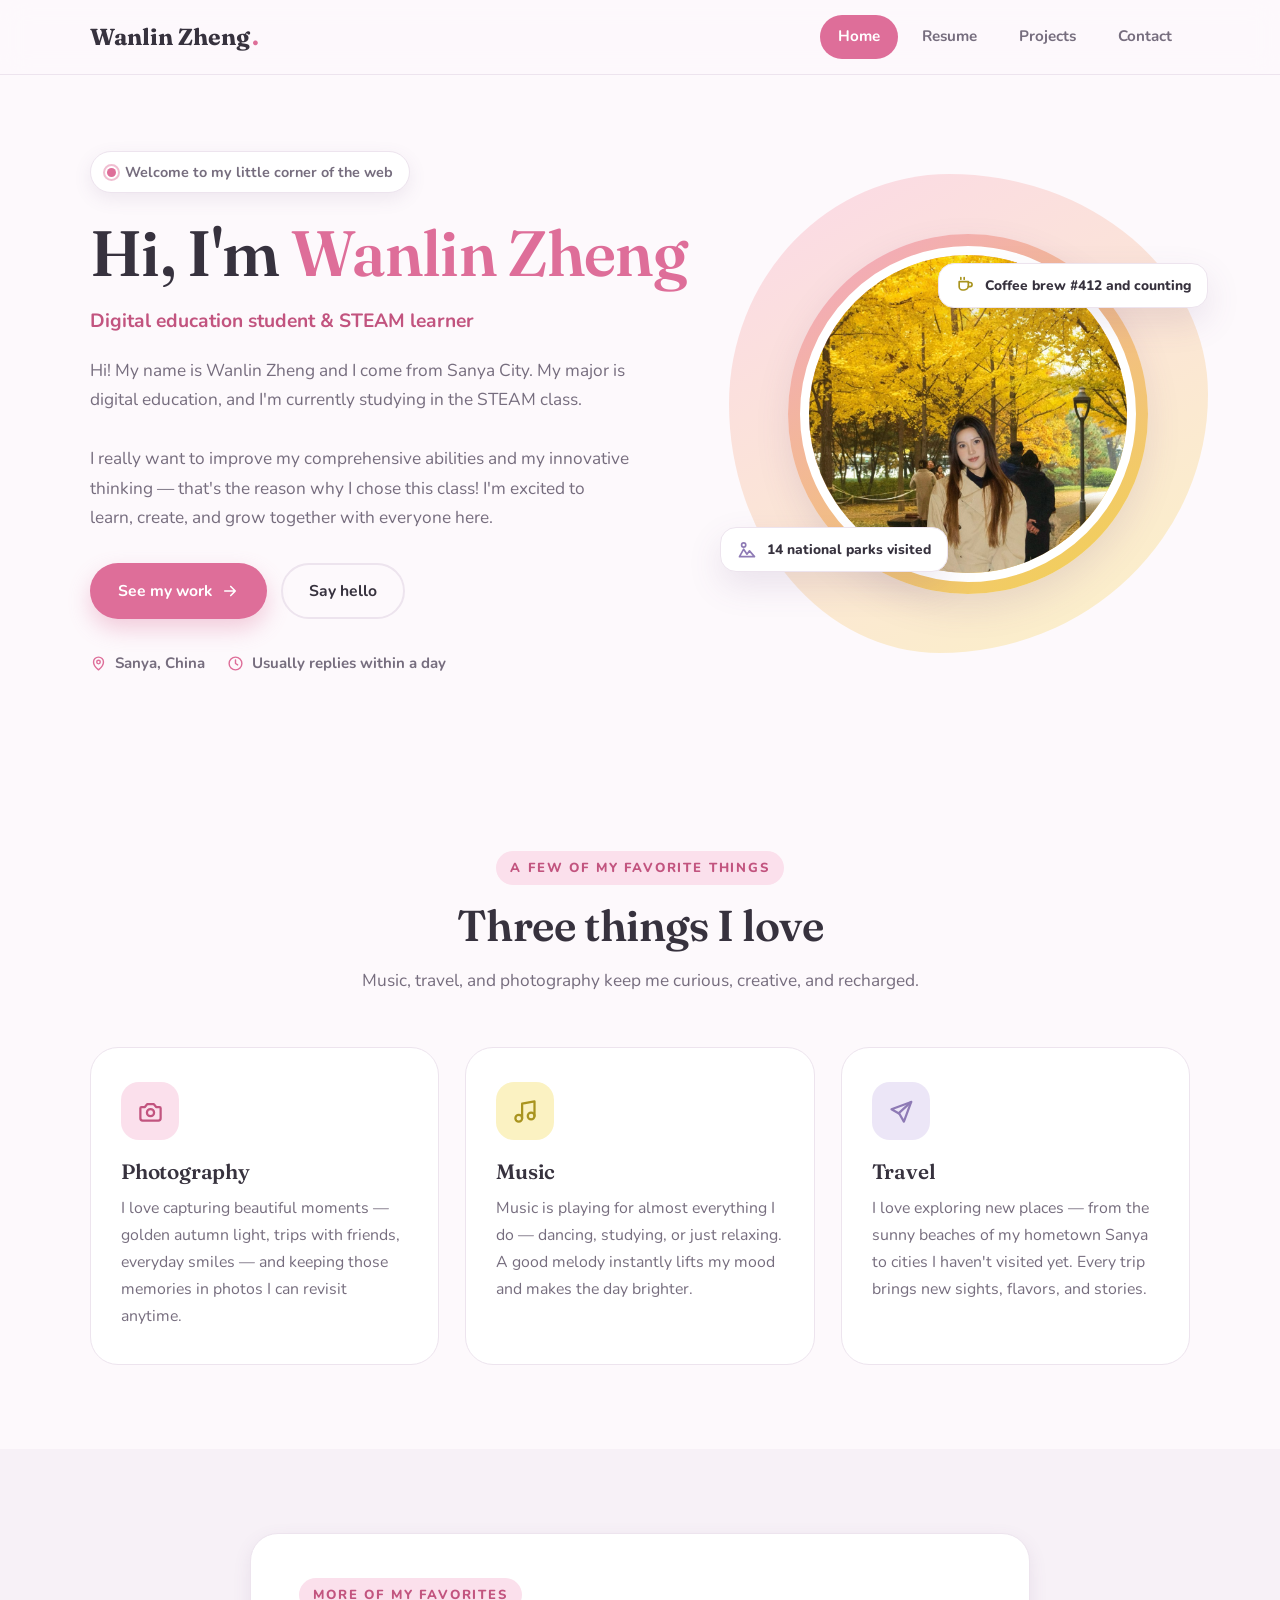
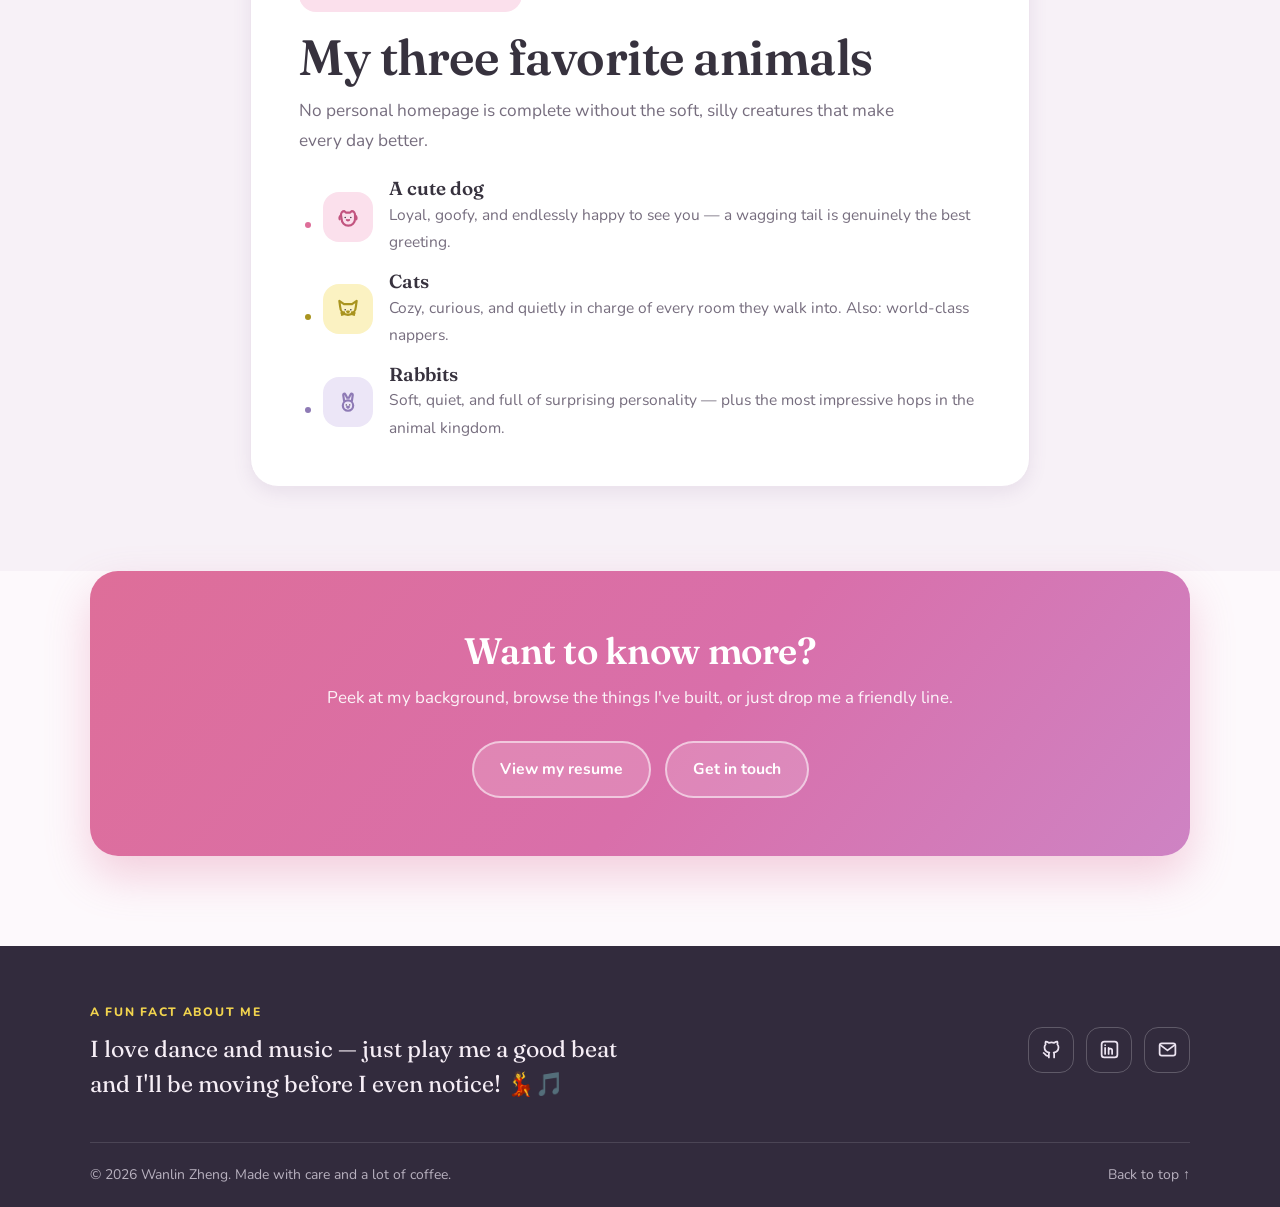
<file: index.html>
<!DOCTYPE html>
<html lang="en">
<head>
  <meta charset="UTF-8" />
  <meta name="viewport" content="width=device-width, initial-scale=1.0" />
  <title>Wanlin Zheng — Digital Education Student</title>
  <meta name="description" content="Hi, I'm Wanlin Zheng, a digital education student from Sanya City, currently studying in the STEAM class. Get to know me, my projects, and how to get in touch." />
  <link rel="preconnect" href="https://fonts.googleapis.com" />
  <link rel="preconnect" href="https://fonts.gstatic.com" crossorigin />
  <link href="https://fonts.googleapis.com/css2?family=Fraunces:opsz,wght@9..144,500;9..144,600;9..144,700&family=Nunito:wght@400;600;700;800&display=swap" rel="stylesheet" />
  <link rel="stylesheet" href="css/style.css" />
</head>
<body>

  <!-- ===== Header ===== -->
  <header class="site-header">
    <div class="container nav">
      <a href="index.html" class="brand">Wanlin Zheng<span class="brand-dot">.</span></a>
      <button class="nav-toggle" id="navToggle" aria-label="Toggle navigation" aria-controls="navLinks" aria-expanded="false">
        <svg class="icon-menu" viewBox="0 0 24 24" fill="none" stroke-width="2" stroke-linecap="round"><path d="M4 7h16M4 12h16M4 17h16"/></svg>
        <svg class="icon-close" viewBox="0 0 24 24" fill="none" stroke-width="2" stroke-linecap="round"><path d="M6 6l12 12M18 6L6 18"/></svg>
      </button>
      <nav class="nav-links" id="navLinks">
        <a href="index.html" class="active">Home</a>
        <a href="resume.html">Resume</a>
        <a href="projects.html">Projects</a>
        <a href="contact.html">Contact</a>
      </nav>
    </div>
  </header>

  <main>
    <!-- ===== Hero / Intro ===== -->
    <section class="hero">
      <div class="container hero-grid">
        <div class="hero-copy">
          <span class="hero-badge reveal"><span class="pulse"></span> Welcome to my little corner of the web</span>
          <h1 class="hero-title reveal">Hi, I'm <span class="accent">Wanlin Zheng</span></h1>
          <p class="hero-subtitle reveal">Digital education student &amp; STEAM learner</p>
          <p class="hero-text reveal">
            Hi! My name is Wanlin Zheng and I come from Sanya City. My major is digital
            education, and I'm currently studying in the STEAM class.
          </p>
          <p class="hero-text reveal">
            I really want to improve my comprehensive abilities and my innovative thinking —
            that's the reason why I chose this class! I'm excited to learn, create, and grow
            together with everyone here.
          </p>
          <div class="hero-actions reveal">
            <a href="projects.html" class="btn btn-primary">
              See my work
              <svg viewBox="0 0 24 24" fill="none" stroke="currentColor" stroke-width="2.2" stroke-linecap="round" stroke-linejoin="round"><path d="M5 12h14M13 6l6 6-6 6"/></svg>
            </a>
            <a href="contact.html" class="btn btn-outline">Say hello</a>
          </div>
          <div class="hero-meta reveal">
            <span>
              <svg viewBox="0 0 24 24" fill="none" stroke-width="2" stroke-linecap="round" stroke-linejoin="round"><path d="M12 21s-7-5.2-7-11a7 7 0 1 1 14 0c0 5.8-7 11-7 11z"/><circle cx="12" cy="10" r="2.5"/></svg>
              Sanya, China
            </span>
            <span>
              <svg viewBox="0 0 24 24" fill="none" stroke-width="2" stroke-linecap="round" stroke-linejoin="round"><path d="M12 7v5l3 2"/><circle cx="12" cy="12" r="9"/></svg>
              Usually replies within a day
            </span>
          </div>
        </div>

        <div class="hero-media reveal">
          <div class="hero-blob" aria-hidden="true"></div>
          <div class="headshot-ring">
            <img
              src="assets/images/profile.jpg"
              alt="Wanlin Zheng under golden ginkgo trees"
              width="900" height="900"
            />
          </div>
          <div class="hero-chip hero-chip-one">
            <svg viewBox="0 0 24 24" fill="none" stroke-width="2" stroke-linecap="round" stroke-linejoin="round"><path d="M3 20l5-9 4 6 3-4 6 7z"/><circle cx="8" cy="6" r="2.5"/></svg>
            14 national parks visited
          </div>
          <div class="hero-chip hero-chip-two">
            <svg viewBox="0 0 24 24" fill="none" stroke-width="2" stroke-linecap="round" stroke-linejoin="round"><path d="M5 8h11v5a5 5 0 0 1-5 5H9a4 4 0 0 1-4-4z"/><path d="M16 9h2a2.5 2.5 0 0 1 0 5h-2"/><path d="M7 3v2M11 3v2"/></svg>
            Coffee brew #412 and counting
          </div>
        </div>
      </div>
    </section>

    <!-- ===== Three things I like ===== -->
    <section class="section">
      <div class="container">
        <div class="section-head">
          <span class="eyebrow reveal">A few of my favorite things</span>
          <h2 class="section-title reveal">Three things I love</h2>
          <p class="section-lead reveal">Music, travel, and photography keep me curious, creative, and recharged.</p>
        </div>

        <div class="grid-3">
          <article class="info-card reveal">
            <div class="icon-bubble bubble-pink">
              <svg viewBox="0 0 24 24" fill="none" stroke-width="2" stroke-linecap="round" stroke-linejoin="round"><path d="M4 8h3l2-2.5h6L17 8h3a1 1 0 0 1 1 1v9a2 2 0 0 1-2 2H5a2 2 0 0 1-2-2V9a1 1 0 0 1 1-1z"/><circle cx="12" cy="13" r="3.2"/></svg>
            </div>
            <h3>Photography</h3>
            <p>I love capturing beautiful moments — golden autumn light, trips with friends, everyday smiles — and keeping those memories in photos I can revisit anytime.</p>
          </article>

          <article class="info-card reveal">
            <div class="icon-bubble bubble-yellow">
              <svg viewBox="0 0 24 24" fill="none" stroke-width="2" stroke-linecap="round" stroke-linejoin="round"><path d="M9 18V5l11-2v13"/><circle cx="6" cy="18" r="3"/><circle cx="17" cy="16" r="3"/></svg>
            </div>
            <h3>Music</h3>
            <p>Music is playing for almost everything I do — dancing, studying, or just relaxing. A good melody instantly lifts my mood and makes the day brighter.</p>
          </article>

          <article class="info-card reveal">
            <div class="icon-bubble bubble-lilac">
              <svg viewBox="0 0 24 24" fill="none" stroke-width="2" stroke-linecap="round" stroke-linejoin="round"><path d="M21.5 3.5 15 21l-4-7-7-4z"/><path d="M10.5 13.5 21.5 3.5"/></svg>
            </div>
            <h3>Travel</h3>
            <p>I love exploring new places — from the sunny beaches of my hometown Sanya to cities I haven't visited yet. Every trip brings new sights, flavors, and stories.</p>
          </article>
        </div>
      </div>
    </section>

    <!-- ===== Favorite animals ===== -->
    <section class="section fav-section" id="favorite-animals">
      <div class="container">
        <div class="fav-card reveal">
          <span class="eyebrow">More of my favorites</span>
          <h2 class="fav-title">My three favorite animals</h2>
          <p class="section-lead">No personal homepage is complete without the soft, silly creatures that make every day better.</p>
          <ul class="fav-list">
            <li>
              <div class="fav-row">
                <span class="fav-icon bubble-pink">
                  <svg viewBox="0 0 24 24" fill="none" stroke-width="2" stroke-linecap="round" stroke-linejoin="round"><path d="M5.5 10.2c0-2.2 1.4-3.7 3-3.7l1.5 1.4h4l1.5-1.4c1.6 0 3 1.5 3 3.7v3.6a6.2 6.2 0 0 1-12.4 0z"/><path d="M5.5 10.5c-1.1.7-1.6 2.2-1.2 3.6"/><path d="M18.5 10.5c1.1.7 1.6 2.2 1.2 3.6"/><circle cx="9.4" cy="12.4" r=".7" fill="currentColor" stroke="none"/><circle cx="14.6" cy="12.4" r=".7" fill="currentColor" stroke="none"/><path d="M11 14.8c.6.5 1.4.5 2 0"/></svg>
                </span>
                <span class="fav-text">
                  <strong>A cute dog</strong>
                  <span>Loyal, goofy, and endlessly happy to see you — a wagging tail is genuinely the best greeting.</span>
                </span>
              </div>
            </li>
            <li>
              <div class="fav-row">
                <span class="fav-icon bubble-yellow">
                  <svg viewBox="0 0 24 24" fill="none" stroke-width="2" stroke-linecap="round" stroke-linejoin="round"><path d="M4.8 10.2 4 4.5l4.3 3h7.4L20 4.5l-.8 5.7a6.8 6.8 0 0 1-14.4 0z"/><circle cx="9.4" cy="12.6" r=".7" fill="currentColor" stroke="none"/><circle cx="14.6" cy="12.6" r=".7" fill="currentColor" stroke="none"/><path d="M11.2 14.4h1.6l-.8.8z"/><path d="M8.4 15 6 15.6M8.6 16.6 6.4 17.4M15.6 15l2.4.6M15.4 16.6l2.2.8"/></svg>
                </span>
                <span class="fav-text">
                  <strong>Cats</strong>
                  <span>Cozy, curious, and quietly in charge of every room they walk into. Also: world-class nappers.</span>
                </span>
              </div>
            </li>
            <li>
              <div class="fav-row">
                <span class="fav-icon bubble-lilac">
                  <svg viewBox="0 0 24 24" fill="none" stroke-width="2" stroke-linecap="round" stroke-linejoin="round"><path d="M8.4 11 7.6 5.6c-.2-1.2 1.3-1.8 1.9-.8l1.7 3.3"/><path d="M15.6 11l.8-5.4c.2-1.2-1.3-1.8-1.9-.8l-1.7 3.3"/><circle cx="12" cy="15.3" r="4.8"/><circle cx="10.4" cy="14.7" r=".6" fill="currentColor" stroke="none"/><circle cx="13.6" cy="14.7" r=".6" fill="currentColor" stroke="none"/><path d="M11.2 16.5h1.6l-.8.7z"/></svg>
                </span>
                <span class="fav-text">
                  <strong>Rabbits</strong>
                  <span>Soft, quiet, and full of surprising personality — plus the most impressive hops in the animal kingdom.</span>
                </span>
              </div>
            </li>
          </ul>
        </div>
      </div>
    </section>

    <!-- ===== CTA ===== -->
    <div class="cta-wrap">
      <div class="container">
        <div class="cta-band reveal">
          <h2>Want to know more?</h2>
          <p>Peek at my background, browse the things I've built, or just drop me a friendly line.</p>
          <div class="cta-actions">
            <a href="resume.html" class="btn btn-light">View my resume</a>
            <a href="contact.html" class="btn btn-light">Get in touch</a>
          </div>
        </div>
      </div>
    </div>
  </main>

  <!-- ===== Footer with fun fact ===== -->
  <footer class="site-footer">
    <div class="container footer-top">
      <div class="fun-fact">
        <span class="fun-label">A fun fact about me</span>
        <p>I love dance and music — just play me a good beat and I'll be moving before I even notice! 💃🎵</p>
      </div>
      <div class="footer-social">
        <a class="social-btn" href="#" aria-label="GitHub">
          <svg viewBox="0 0 24 24" fill="none" stroke-width="2" stroke-linecap="round" stroke-linejoin="round"><path d="M9 19c-4 1.5-4-2.5-6-3m12 5v-3.5c0-1 .1-1.4-.5-2 2.8-.3 5.5-1.4 5.5-6a4.6 4.6 0 0 0-1.3-3.2 4.3 4.3 0 0 0-.1-3.2s-1.1-.3-3.5 1.3a12 12 0 0 0-6.2 0C6.5 2.8 5.4 3.1 5.4 3.1a4.3 4.3 0 0 0-.1 3.2A4.6 4.6 0 0 0 4 9.5c0 4.6 2.7 5.7 5.5 6-.6.6-.6 1.2-.5 2V21"/></svg>
        </a>
        <a class="social-btn" href="#" aria-label="LinkedIn">
          <svg viewBox="0 0 24 24" fill="none" stroke-width="2" stroke-linecap="round" stroke-linejoin="round"><rect x="3" y="3" width="18" height="18" rx="3"/><path d="M7 10v7M7 7v.01M11 17v-4a2 2 0 0 1 4 0v4M11 10v7"/></svg>
        </a>
        <a class="social-btn" href="mailto:hello@wanlinzheng.example" aria-label="Email">
          <svg viewBox="0 0 24 24" fill="none" stroke-width="2" stroke-linecap="round" stroke-linejoin="round"><rect x="3" y="5" width="18" height="14" rx="2.5"/><path d="M4 7l8 6 8-6"/></svg>
        </a>
      </div>
    </div>
    <div class="container footer-bottom">
      <span>© <span id="year">2026</span> Wanlin Zheng. Made with care and a lot of coffee.</span>
      <a href="index.html">Back to top ↑</a>
    </div>
  </footer>

  <script src="js/main.js"></script>
</body>
</html>
</file>
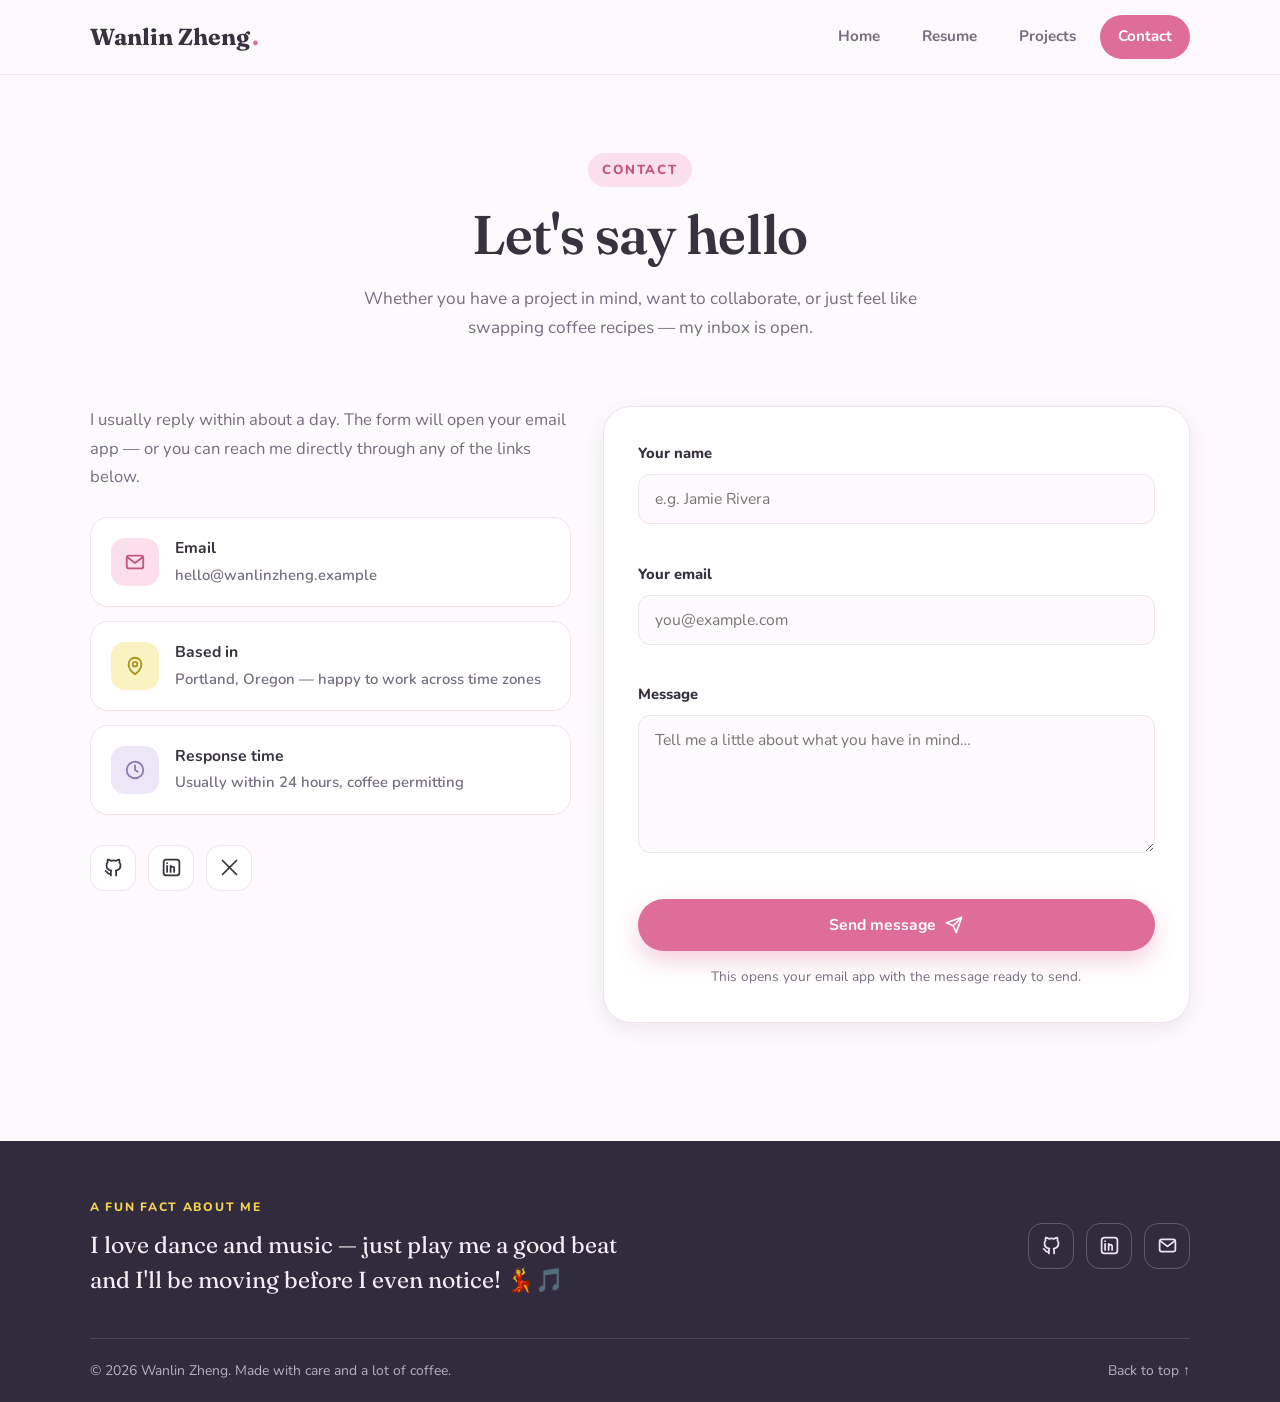
<file: contact.html>
<!DOCTYPE html>
<html lang="en">
<head>
  <meta charset="UTF-8" />
  <meta name="viewport" content="width=device-width, initial-scale=1.0" />
  <title>Contact Me — Wanlin Zheng</title>
  <meta name="description" content="Get in touch with Wanlin Zheng — project ideas, collaborations, or just a friendly hello." />
  <link rel="preconnect" href="https://fonts.googleapis.com" />
  <link rel="preconnect" href="https://fonts.gstatic.com" crossorigin />
  <link href="https://fonts.googleapis.com/css2?family=Fraunces:opsz,wght@9..144,500;9..144,600;9..144,700&family=Nunito:wght@400;600;700;800&display=swap" rel="stylesheet" />
  <link rel="stylesheet" href="css/style.css" />
</head>
<body>

  <!-- ===== Header ===== -->
  <header class="site-header">
    <div class="container nav">
      <a href="index.html" class="brand">Wanlin Zheng<span class="brand-dot">.</span></a>
      <button class="nav-toggle" id="navToggle" aria-label="Toggle navigation" aria-controls="navLinks" aria-expanded="false">
        <svg class="icon-menu" viewBox="0 0 24 24" fill="none" stroke-width="2" stroke-linecap="round"><path d="M4 7h16M4 12h16M4 17h16"/></svg>
        <svg class="icon-close" viewBox="0 0 24 24" fill="none" stroke-width="2" stroke-linecap="round"><path d="M6 6l12 12M18 6L6 18"/></svg>
      </button>
      <nav class="nav-links" id="navLinks">
        <a href="index.html">Home</a>
        <a href="resume.html">Resume</a>
        <a href="projects.html">Projects</a>
        <a href="contact.html" class="active">Contact</a>
      </nav>
    </div>
  </header>

  <main>
    <!-- ===== Page hero ===== -->
    <section class="page-hero" style="padding-bottom: 40px;">
      <div class="container">
        <span class="eyebrow reveal">Contact</span>
        <h1 class="reveal">Let's say hello</h1>
        <p class="section-lead reveal">
          Whether you have a project in mind, want to collaborate, or just feel like
          swapping coffee recipes — my inbox is open.
        </p>
      </div>
    </section>

    <!-- ===== Contact body ===== -->
    <section class="section" style="padding-top: 24px;">
      <div class="container contact-layout">

        <!-- Info -->
        <div>
          <p class="contact-intro reveal">
            I usually reply within about a day. The form will open your email app — or you
            can reach me directly through any of the links below.
          </p>

          <div class="method-list">
            <div class="method reveal">
              <span class="icon-bubble bubble-pink">
                <svg viewBox="0 0 24 24" fill="none" stroke-width="2" stroke-linecap="round" stroke-linejoin="round"><rect x="3" y="5" width="18" height="14" rx="2.5"/><path d="M4 7l8 6 8-6"/></svg>
              </span>
              <div>
                <strong>Email</strong>
                <a href="mailto:hello@wanlinzheng.example">hello@wanlinzheng.example</a>
              </div>
            </div>

            <div class="method reveal">
              <span class="icon-bubble bubble-yellow">
                <svg viewBox="0 0 24 24" fill="none" stroke-width="2" stroke-linecap="round" stroke-linejoin="round"><path d="M12 21s-7-5.2-7-11a7 7 0 1 1 14 0c0 5.8-7 11-7 11z"/><circle cx="12" cy="10" r="2.5"/></svg>
              </span>
              <div>
                <strong>Based in</strong>
                <span>Portland, Oregon — happy to work across time zones</span>
              </div>
            </div>

            <div class="method reveal">
              <span class="icon-bubble bubble-lilac">
                <svg viewBox="0 0 24 24" fill="none" stroke-width="2" stroke-linecap="round" stroke-linejoin="round"><circle cx="12" cy="12" r="9"/><path d="M12 7v5l3 2"/></svg>
              </span>
              <div>
                <strong>Response time</strong>
                <span>Usually within 24 hours, coffee permitting</span>
              </div>
            </div>
          </div>

          <div class="social-row reveal">
            <a class="social-btn" href="#" aria-label="GitHub">
              <svg viewBox="0 0 24 24" fill="none" stroke-width="2" stroke-linecap="round" stroke-linejoin="round"><path d="M9 19c-4 1.5-4-2.5-6-3m12 5v-3.5c0-1 .1-1.4-.5-2 2.8-.3 5.5-1.4 5.5-6a4.6 4.6 0 0 0-1.3-3.2 4.3 4.3 0 0 0-.1-3.2s-1.1-.3-3.5 1.3a12 12 0 0 0-6.2 0C6.5 2.8 5.4 3.1 5.4 3.1a4.3 4.3 0 0 0-.1 3.2A4.6 4.6 0 0 0 4 9.5c0 4.6 2.7 5.7 5.5 6-.6.6-.6 1.2-.5 2V21"/></svg>
            </a>
            <a class="social-btn" href="#" aria-label="LinkedIn">
              <svg viewBox="0 0 24 24" fill="none" stroke-width="2" stroke-linecap="round" stroke-linejoin="round"><rect x="3" y="3" width="18" height="18" rx="3"/><path d="M7 10v7M7 7v.01M11 17v-4a2 2 0 0 1 4 0v4M11 10v7"/></svg>
            </a>
            <a class="social-btn" href="#" aria-label="Twitter / X">
              <svg viewBox="0 0 24 24" fill="none" stroke-width="2" stroke-linecap="round" stroke-linejoin="round"><path d="M4 4l16 16M20 4L4 20"/></svg>
            </a>
          </div>
        </div>

        <!-- Form -->
        <form class="form-card reveal" id="contactForm" novalidate>
          <div class="field">
            <label for="name">Your name</label>
            <input type="text" id="name" name="name" placeholder="e.g. Jamie Rivera" autocomplete="name" />
            <span class="error" data-for="name"></span>
          </div>
          <div class="field">
            <label for="email">Your email</label>
            <input type="email" id="email" name="email" placeholder="you@example.com" autocomplete="email" />
            <span class="error" data-for="email"></span>
          </div>
          <div class="field">
            <label for="message">Message</label>
            <textarea id="message" name="message" rows="5" placeholder="Tell me a little about what you have in mind…"></textarea>
            <span class="error" data-for="message"></span>
          </div>
          <button type="submit" class="btn btn-primary btn-block">
            Send message
            <svg viewBox="0 0 24 24" fill="none" stroke="currentColor" stroke-width="2.2" stroke-linecap="round" stroke-linejoin="round"><path d="M22 2L11 13"/><path d="M22 2l-7 20-4-9-9-4z"/></svg>
          </button>
          <p class="form-note">This opens your email app with the message ready to send.</p>
        </form>

      </div>
    </section>
  </main>

  <!-- ===== Footer with fun fact ===== -->
  <footer class="site-footer">
    <div class="container footer-top">
      <div class="fun-fact">
        <span class="fun-label">A fun fact about me</span>
        <p>I love dance and music — just play me a good beat and I'll be moving before I even notice! 💃🎵</p>
      </div>
      <div class="footer-social">
        <a class="social-btn" href="#" aria-label="GitHub">
          <svg viewBox="0 0 24 24" fill="none" stroke-width="2" stroke-linecap="round" stroke-linejoin="round"><path d="M9 19c-4 1.5-4-2.5-6-3m12 5v-3.5c0-1 .1-1.4-.5-2 2.8-.3 5.5-1.4 5.5-6a4.6 4.6 0 0 0-1.3-3.2 4.3 4.3 0 0 0-.1-3.2s-1.1-.3-3.5 1.3a12 12 0 0 0-6.2 0C6.5 2.8 5.4 3.1 5.4 3.1a4.3 4.3 0 0 0-.1 3.2A4.6 4.6 0 0 0 4 9.5c0 4.6 2.7 5.7 5.5 6-.6.6-.6 1.2-.5 2V21"/></svg>
        </a>
        <a class="social-btn" href="#" aria-label="LinkedIn">
          <svg viewBox="0 0 24 24" fill="none" stroke-width="2" stroke-linecap="round" stroke-linejoin="round"><rect x="3" y="3" width="18" height="18" rx="3"/><path d="M7 10v7M7 7v.01M11 17v-4a2 2 0 0 1 4 0v4M11 10v7"/></svg>
        </a>
        <a class="social-btn" href="mailto:hello@wanlinzheng.example" aria-label="Email">
          <svg viewBox="0 0 24 24" fill="none" stroke-width="2" stroke-linecap="round" stroke-linejoin="round"><rect x="3" y="5" width="18" height="14" rx="2.5"/><path d="M4 7l8 6 8-6"/></svg>
        </a>
      </div>
    </div>
    <div class="container footer-bottom">
      <span>© <span id="year">2026</span> Wanlin Zheng. Made with care and a lot of coffee.</span>
      <a href="#top">Back to top ↑</a>
    </div>
  </footer>

  <script src="js/main.js"></script>
</body>
</html>
</file>
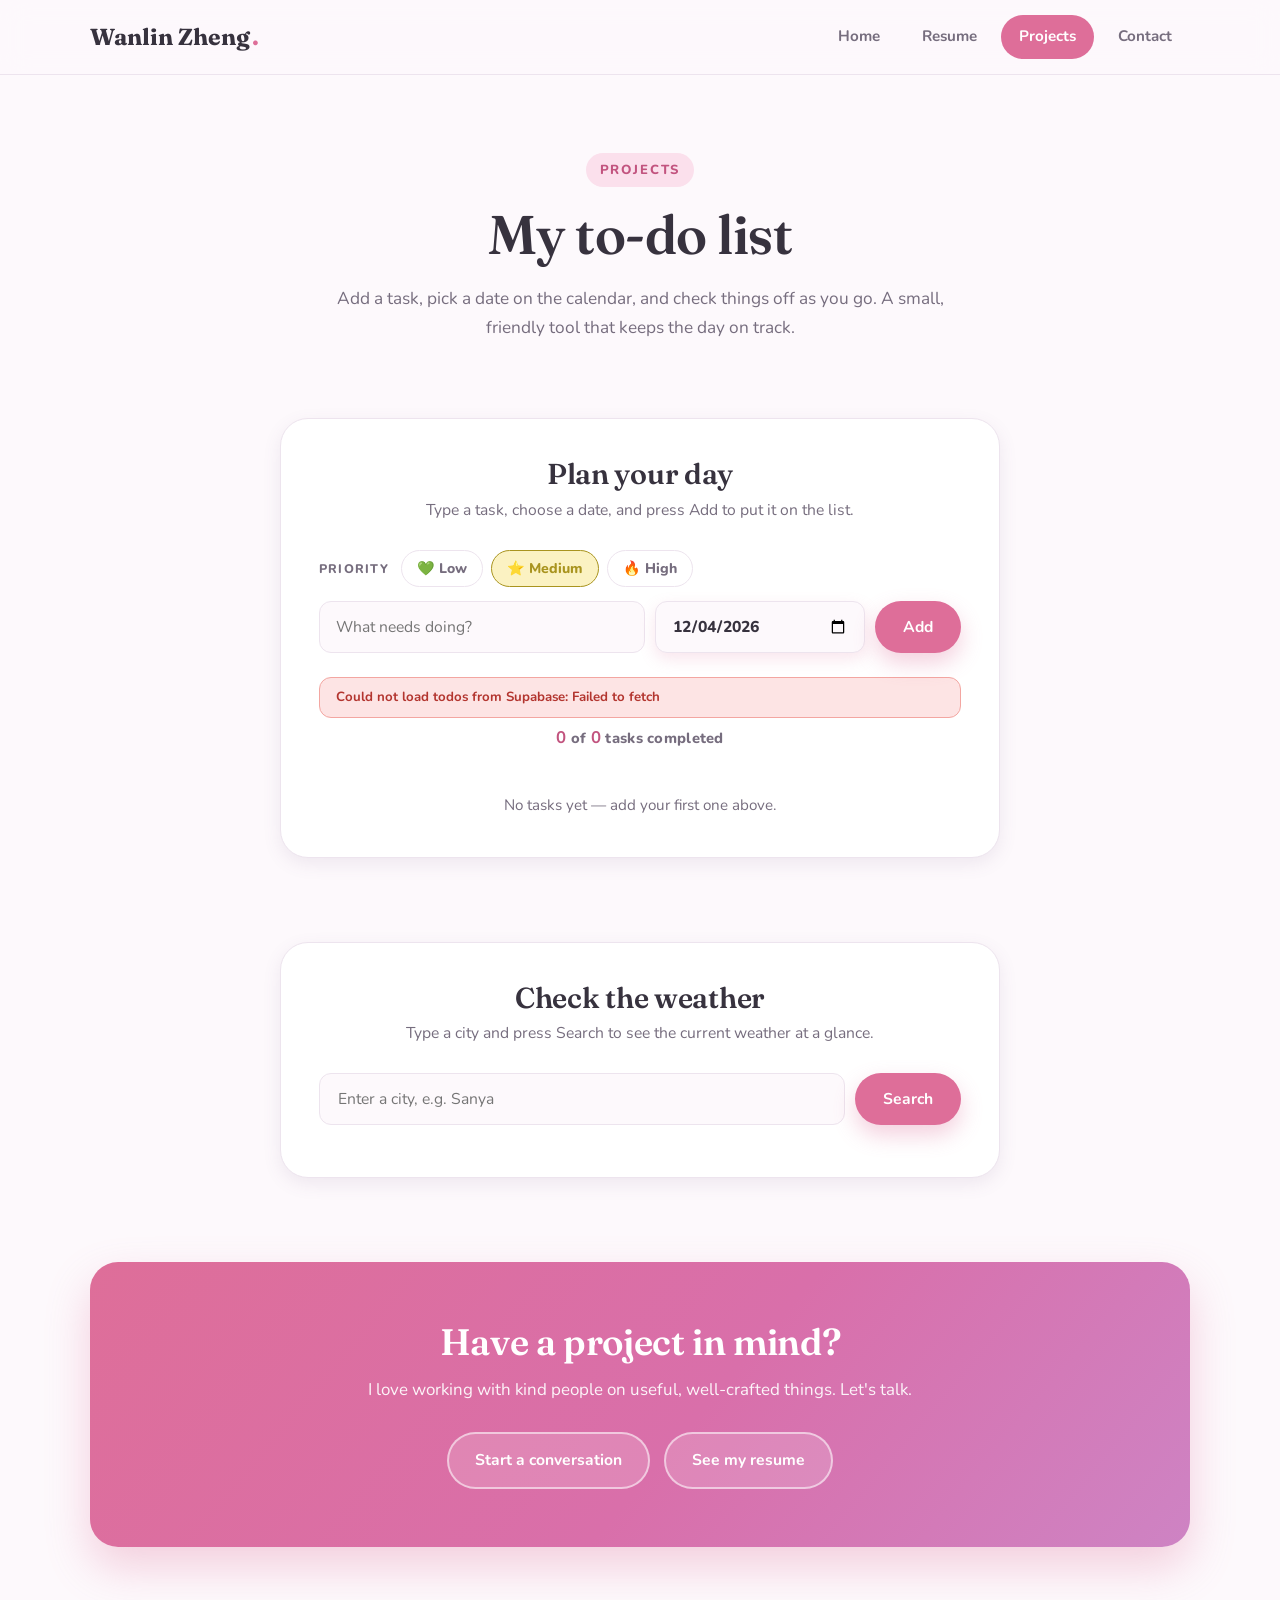
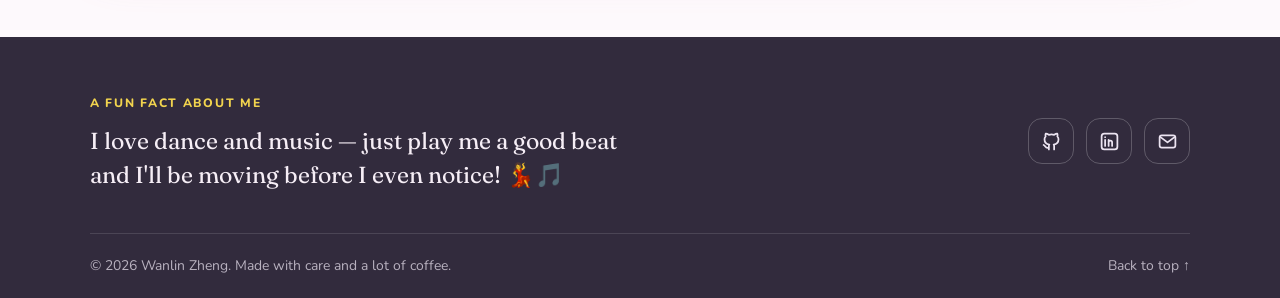
<file: projects.html>
<!DOCTYPE html>
<html lang="en">
<head>
  <meta charset="UTF-8" />
  <meta name="viewport" content="width=device-width, initial-scale=1.0" />
  <title>Projects — Wanlin Zheng</title>
  <meta name="description" content="A selection of websites and apps designed and built by Wanlin Zheng." />
  <link rel="preconnect" href="https://fonts.googleapis.com" />
  <link rel="preconnect" href="https://fonts.gstatic.com" crossorigin />
  <link href="https://fonts.googleapis.com/css2?family=Fraunces:opsz,wght@9..144,500;9..144,600;9..144,700&family=Nunito:wght@400;600;700;800&display=swap" rel="stylesheet" />
  <link rel="stylesheet" href="css/style.css" />
</head>
<body>

  <!-- ===== Header ===== -->
  <header class="site-header">
    <div class="container nav">
      <a href="index.html" class="brand">Wanlin Zheng<span class="brand-dot">.</span></a>
      <button class="nav-toggle" id="navToggle" aria-label="Toggle navigation" aria-controls="navLinks" aria-expanded="false">
        <svg class="icon-menu" viewBox="0 0 24 24" fill="none" stroke-width="2" stroke-linecap="round"><path d="M4 7h16M4 12h16M4 17h16"/></svg>
        <svg class="icon-close" viewBox="0 0 24 24" fill="none" stroke-width="2" stroke-linecap="round"><path d="M6 6l12 12M18 6L6 18"/></svg>
      </button>
      <nav class="nav-links" id="navLinks">
        <a href="index.html">Home</a>
        <a href="resume.html">Resume</a>
        <a href="projects.html" class="active">Projects</a>
        <a href="contact.html">Contact</a>
      </nav>
    </div>
  </header>

  <main>
    <!-- ===== Page hero ===== -->
    <section class="page-hero">
      <div class="container">
        <span class="eyebrow reveal">Projects</span>
        <h1 class="reveal">My to-do list</h1>
        <p class="section-lead reveal">
          Add a task, pick a date on the calendar, and check things off as you go.
          A small, friendly tool that keeps the day on track.
        </p>
      </div>
    </section>

    <!-- ===== To-do app ===== -->
    <section class="section" style="padding-top: 20px;">
      <div class="container">
        <div class="todo-app reveal" id="todoApp">
          <div class="todo-header">
            <h2>Plan your day</h2>
            <p>Type a task, choose a date, and press Add to put it on the list.</p>
          </div>

          <form class="todo-form" id="todoForm" novalidate>
            <div class="todo-priority" id="todoPriority" role="group" aria-label="Task priority">
              <span class="todo-priority-label">Priority</span>
              <button type="button" class="priority-btn" data-priority="low" data-emoji="💚" aria-pressed="false">💚 Low</button>
              <button type="button" class="priority-btn active" data-priority="medium" data-emoji="⭐" aria-pressed="true">⭐ Medium</button>
              <button type="button" class="priority-btn" data-priority="high" data-emoji="🔥" aria-pressed="false">🔥 High</button>
            </div>
            <input
              type="text"
              id="todoInput"
              class="todo-input"
              placeholder="What needs doing?"
              autocomplete="off"
              required
            />
            <input
              type="date"
              id="todoDate"
              class="todo-date-input"
              required
            />
            <button type="submit" class="btn btn-primary">Add</button>
          </form>

          <p class="todo-status" id="todoStatus" role="status" hidden></p>

          <p class="todo-count" id="todoCount">0 of 0 tasks completed</p>

          <ul class="todo-list" id="todoList" aria-live="polite"></ul>
          <p class="todo-empty" id="todoEmpty">No tasks yet — add your first one above.</p>
        </div>
      </div>
    </section>

    <!-- ===== Weather app ===== -->
    <section class="section" style="padding-top: 0;">
      <div class="container">
        <div class="todo-app weather-app reveal" id="weatherApp">
          <div class="todo-header">
            <h2>Check the weather</h2>
            <p>Type a city and press Search to see the current weather at a glance.</p>
          </div>

          <form class="weather-form" id="weatherForm" novalidate>
            <input
              type="text"
              id="weatherCity"
              class="weather-input"
              placeholder="Enter a city, e.g. Sanya"
              autocomplete="off"
              aria-label="City name"
            />
            <button type="submit" class="btn btn-primary">Search</button>
          </form>

          <p class="todo-status weather-status" id="weatherStatus" role="status" hidden></p>

          <div class="weather-result" id="weatherResult" hidden></div>
        </div>
      </div>
    </section>

    <!-- ===== CTA ===== -->
    <div class="cta-wrap">
      <div class="container">
        <div class="cta-band reveal">
          <h2>Have a project in mind?</h2>
          <p>I love working with kind people on useful, well-crafted things. Let's talk.</p>
          <div class="cta-actions">
            <a href="contact.html" class="btn btn-light">Start a conversation</a>
            <a href="resume.html" class="btn btn-light">See my resume</a>
          </div>
        </div>
      </div>
    </div>
  </main>

  <!-- ===== Footer with fun fact ===== -->
  <footer class="site-footer">
    <div class="container footer-top">
      <div class="fun-fact">
        <span class="fun-label">A fun fact about me</span>
        <p>I love dance and music — just play me a good beat and I'll be moving before I even notice! 💃🎵</p>
      </div>
      <div class="footer-social">
        <a class="social-btn" href="#" aria-label="GitHub">
          <svg viewBox="0 0 24 24" fill="none" stroke-width="2" stroke-linecap="round" stroke-linejoin="round"><path d="M9 19c-4 1.5-4-2.5-6-3m12 5v-3.5c0-1 .1-1.4-.5-2 2.8-.3 5.5-1.4 5.5-6a4.6 4.6 0 0 0-1.3-3.2 4.3 4.3 0 0 0-.1-3.2s-1.1-.3-3.5 1.3a12 12 0 0 0-6.2 0C6.5 2.8 5.4 3.1 5.4 3.1a4.3 4.3 0 0 0-.1 3.2A4.6 4.6 0 0 0 4 9.5c0 4.6 2.7 5.7 5.5 6-.6.6-.6 1.2-.5 2V21"/></svg>
        </a>
        <a class="social-btn" href="#" aria-label="LinkedIn">
          <svg viewBox="0 0 24 24" fill="none" stroke-width="2" stroke-linecap="round" stroke-linejoin="round"><rect x="3" y="3" width="18" height="18" rx="3"/><path d="M7 10v7M7 7v.01M11 17v-4a2 2 0 0 1 4 0v4M11 10v7"/></svg>
        </a>
        <a class="social-btn" href="mailto:hello@wanlinzheng.example" aria-label="Email">
          <svg viewBox="0 0 24 24" fill="none" stroke-width="2" stroke-linecap="round" stroke-linejoin="round"><rect x="3" y="5" width="18" height="14" rx="2.5"/><path d="M4 7l8 6 8-6"/></svg>
        </a>
      </div>
    </div>
    <div class="container footer-bottom">
      <span>© <span id="year">2026</span> Wanlin Zheng. Made with care and a lot of coffee.</span>
      <a href="#top">Back to top ↑</a>
    </div>
  </footer>

  <script src="js/main.js?v=10"></script>
</body>
</html>
</file>
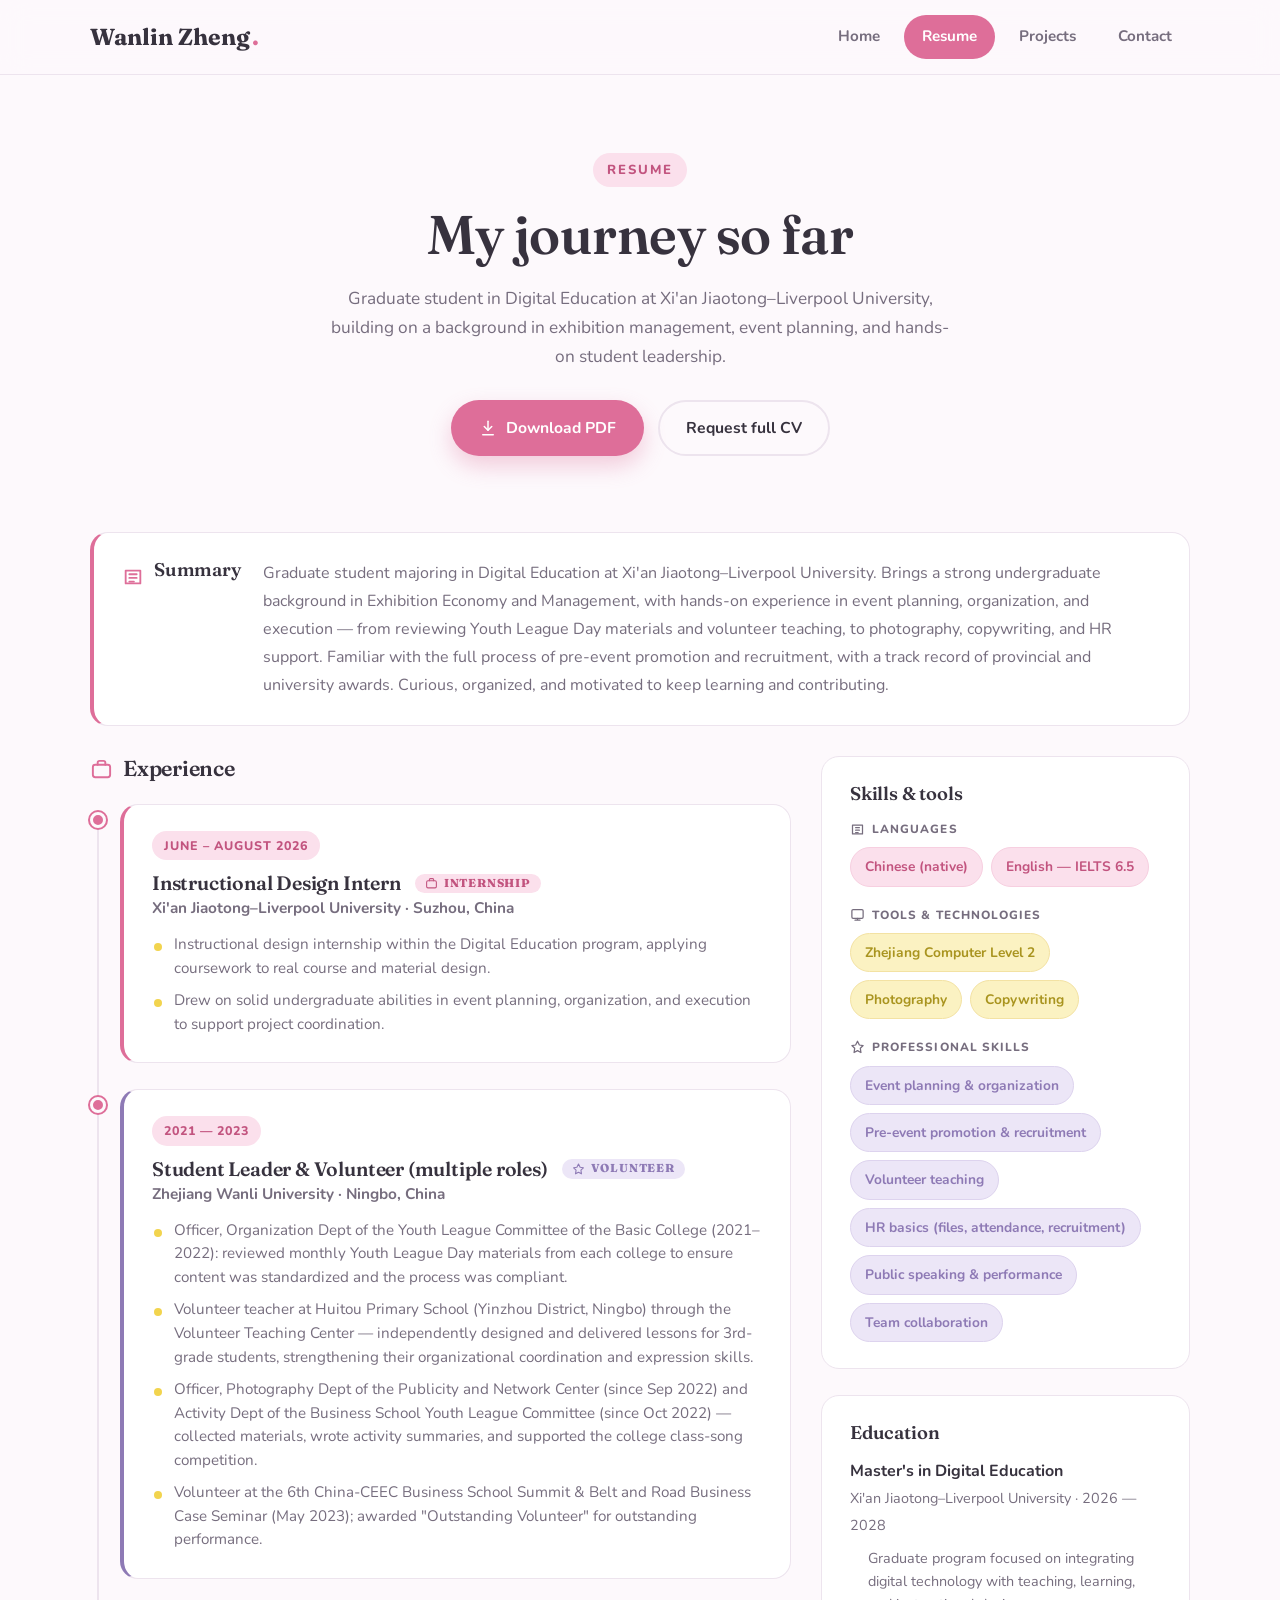
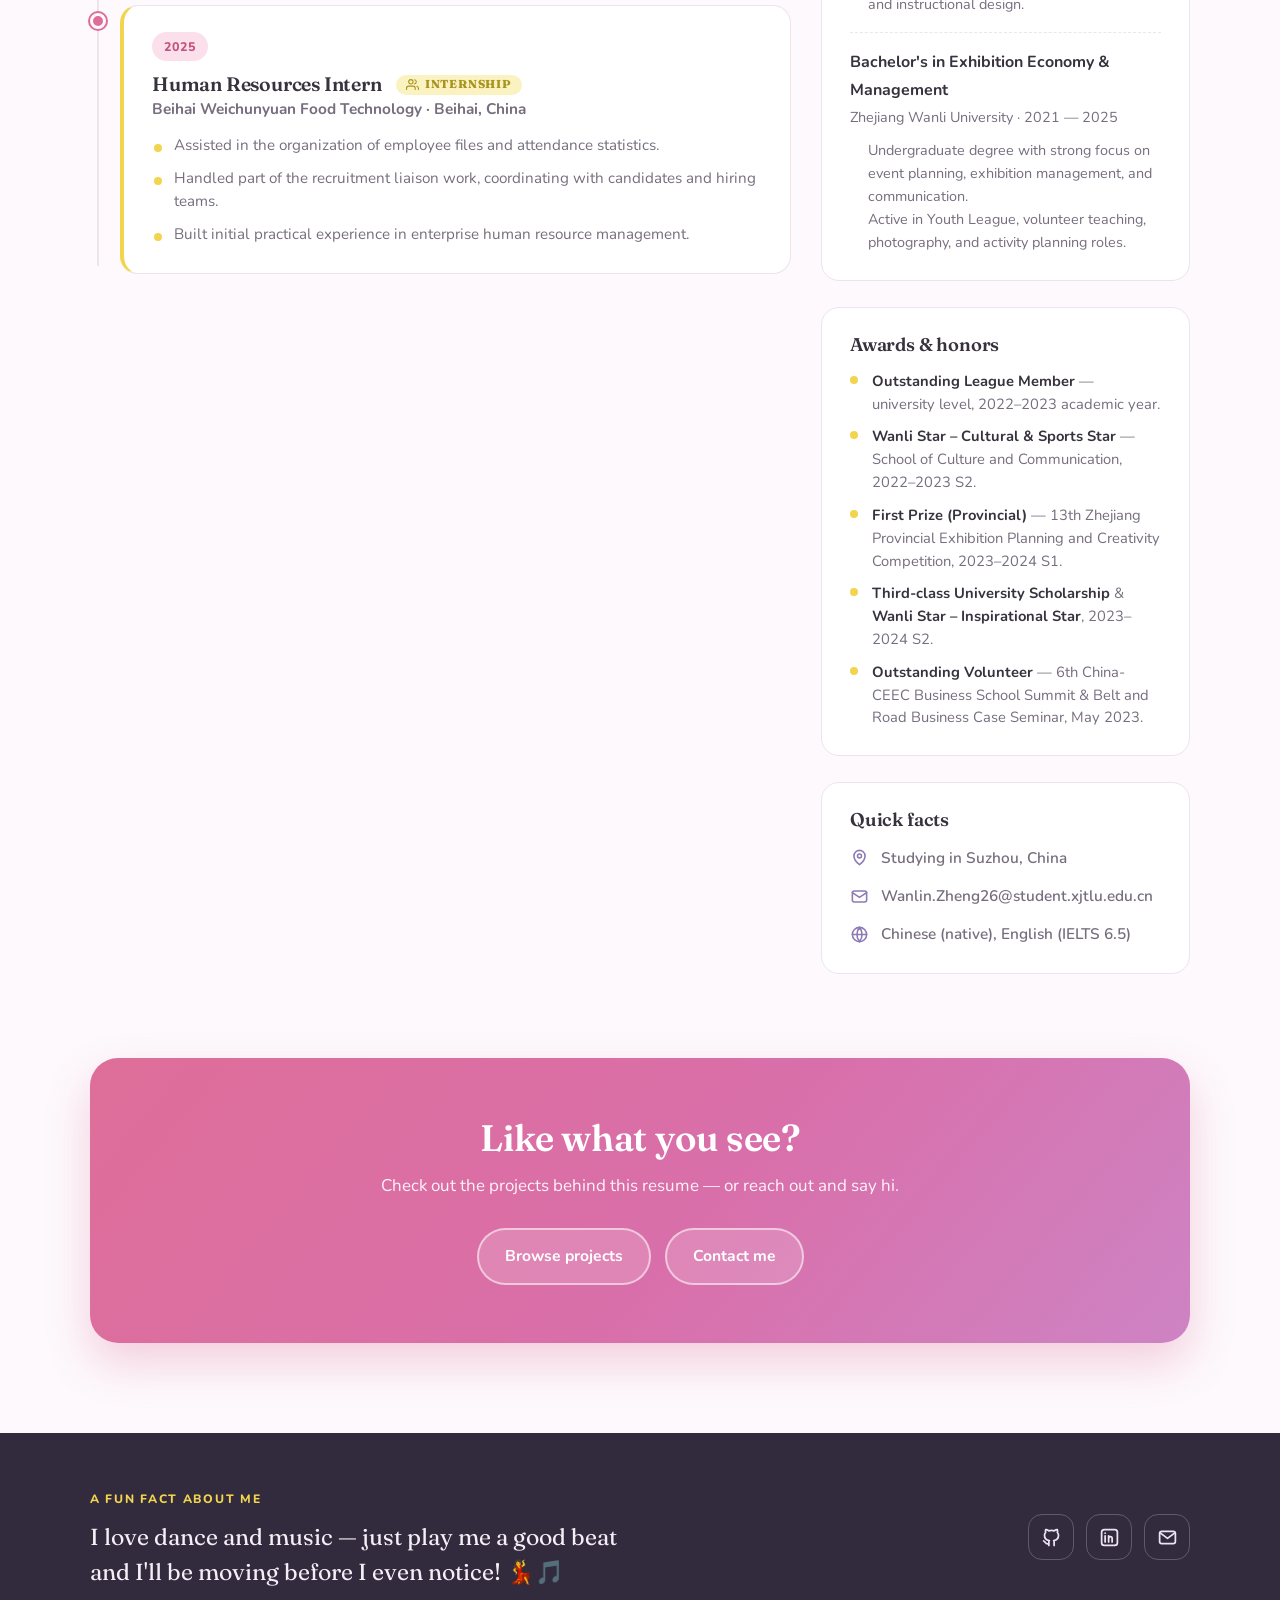
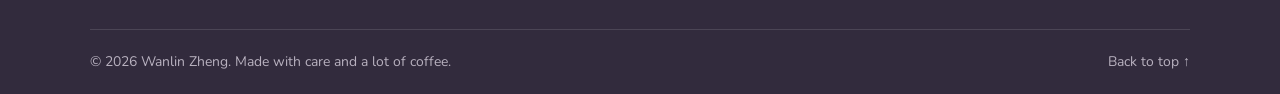
<file: resume.html>
<!DOCTYPE html>
<html lang="en">
<head>
  <meta charset="UTF-8" />
  <meta name="viewport" content="width=device-width, initial-scale=1.0" />
  <title>Resume — Wanlin Zheng</title>
  <meta name="description" content="Wanlin Zheng's resume — experience, skills, and education." />
  <link rel="preconnect" href="https://fonts.googleapis.com" />
  <link rel="preconnect" href="https://fonts.gstatic.com" crossorigin />
  <link href="https://fonts.googleapis.com/css2?family=Fraunces:opsz,wght@9..144,500;9..144,600;9..144,700&family=Nunito:wght@400;600;700;800&display=swap" rel="stylesheet" />
  <link rel="stylesheet" href="css/style.css" />
</head>
<body>

  <!-- ===== Header ===== -->
  <header class="site-header">
    <div class="container nav">
      <a href="index.html" class="brand">Wanlin Zheng<span class="brand-dot">.</span></a>
      <button class="nav-toggle" id="navToggle" aria-label="Toggle navigation" aria-controls="navLinks" aria-expanded="false">
        <svg class="icon-menu" viewBox="0 0 24 24" fill="none" stroke-width="2" stroke-linecap="round"><path d="M4 7h16M4 12h16M4 17h16"/></svg>
        <svg class="icon-close" viewBox="0 0 24 24" fill="none" stroke-width="2" stroke-linecap="round"><path d="M6 6l12 12M18 6L6 18"/></svg>
      </button>
      <nav class="nav-links" id="navLinks">
        <a href="index.html">Home</a>
        <a href="resume.html" class="active">Resume</a>
        <a href="projects.html">Projects</a>
        <a href="contact.html">Contact</a>
      </nav>
    </div>
  </header>

  <main>
    <!-- ===== Page hero ===== -->
    <section class="page-hero">
      <div class="container">
        <span class="eyebrow reveal">Resume</span>
        <h1 class="reveal">My journey so far</h1>
        <p class="section-lead reveal">
          Graduate student in Digital Education at Xi'an Jiaotong–Liverpool University,
          building on a background in exhibition management, event planning, and hands-on
          student leadership.
        </p>
        <div class="hero-actions reveal">
          <a class="btn btn-primary" href="resume.pdf" download="Wanlin-Zheng-Resume.pdf">
            <svg viewBox="0 0 24 24" fill="none" stroke="currentColor" stroke-width="2" stroke-linecap="round" stroke-linejoin="round"><path d="M12 3v12"/><path d="M7 10l5 5 5-5"/><path d="M5 21h14"/></svg>
            Download PDF
          </a>
          <a href="contact.html" class="btn btn-outline">Request full CV</a>
        </div>
      </div>
    </section>

    <!-- ===== Summary ===== -->
    <section class="section" style="padding-top: 20px; padding-bottom: 0;">
      <div class="container">
        <div class="side-card resume-summary-card reveal" style="display: grid; grid-template-columns: auto 1fr; gap: 22px; align-items: start;">
          <div style="display:flex;align-items:center;gap:10px; white-space: nowrap;">
            <svg viewBox="0 0 24 24" width="22" height="22" fill="none" stroke="var(--pink)" stroke-width="2" stroke-linecap="round" stroke-linejoin="round"><path d="M4 5h16v14H4z"/><path d="M8 9h8M8 13h8M8 17h5"/></svg>
            <h3 style="font-size: 1.15rem;">Summary</h3>
          </div>
          <p style="color: var(--muted); font-size: 1rem; line-height: 1.75; margin: 0;">
            Graduate student majoring in Digital Education at Xi'an Jiaotong–Liverpool University.
            Brings a strong undergraduate background in Exhibition Economy and Management, with
            hands-on experience in event planning, organization, and execution — from reviewing
            Youth League Day materials and volunteer teaching, to photography, copywriting, and
            HR support. Familiar with the full process of pre-event promotion and recruitment, with
            a track record of provincial and university awards. Curious, organized, and motivated
            to keep learning and contributing.
          </p>
        </div>
      </div>
    </section>

    <!-- ===== Resume body ===== -->
    <section class="section" style="padding-top: 30px;">
      <div class="container resume-layout">

        <!-- Experience timeline -->
        <div>
          <h2 class="block-title reveal">
            <svg viewBox="0 0 24 24" fill="none" stroke-width="2" stroke-linecap="round" stroke-linejoin="round"><rect x="3" y="7" width="18" height="13" rx="2.5"/><path d="M8 7V5a2 2 0 0 1 2-2h4a2 2 0 0 1 2 2v2"/></svg>
            Experience
          </h2>
          <div class="timeline">
            <div class="tl-item reveal" data-role="intern">
              <span class="tl-dot"></span>
              <div class="tl-card">
                <span class="tl-period">June – August 2026</span>
                <h3>
                  Instructional Design Intern
                  <span class="tl-role-tag">
                    <svg viewBox="0 0 24 24" fill="none" stroke-width="2" stroke-linecap="round" stroke-linejoin="round"><rect x="3" y="7" width="18" height="13" rx="2.5"/><path d="M8 7V5a2 2 0 0 1 2-2h4a2 2 0 0 1 2 2v2"/></svg>
                    Internship
                  </span>
                </h3>
                <p class="tl-company">Xi'an Jiaotong–Liverpool University · Suzhou, China</p>
                <ul>
                  <li>Instructional design internship within the Digital Education program, applying coursework to real course and material design.</li>
                  <li>Drew on solid undergraduate abilities in event planning, organization, and execution to support project coordination.</li>
                </ul>
              </div>
            </div>

            <div class="tl-item reveal" data-role="volunteer">
              <span class="tl-dot"></span>
              <div class="tl-card">
                <span class="tl-period">2021 — 2023</span>
                <h3>
                  Student Leader &amp; Volunteer (multiple roles)
                  <span class="tl-role-tag">
                    <svg viewBox="0 0 24 24" fill="none" stroke-width="2" stroke-linecap="round" stroke-linejoin="round"><path d="M12 2l3 6 6 .9-4.5 4.4 1 6.7L12 17l-5.5 3 1-6.7L3 8.9 9 8z"/></svg>
                    Volunteer
                  </span>
                </h3>
                <p class="tl-company">Zhejiang Wanli University · Ningbo, China</p>
                <ul>
                  <li>Officer, Organization Dept of the Youth League Committee of the Basic College (2021–2022): reviewed monthly Youth League Day materials from each college to ensure content was standardized and the process was compliant.</li>
                  <li>Volunteer teacher at Huitou Primary School (Yinzhou District, Ningbo) through the Volunteer Teaching Center — independently designed and delivered lessons for 3rd-grade students, strengthening their organizational coordination and expression skills.</li>
                  <li>Officer, Photography Dept of the Publicity and Network Center (since Sep 2022) and Activity Dept of the Business School Youth League Committee (since Oct 2022) — collected materials, wrote activity summaries, and supported the college class-song competition.</li>
                  <li>Volunteer at the 6th China-CEEC Business School Summit &amp; Belt and Road Business Case Seminar (May 2023); awarded "Outstanding Volunteer" for outstanding performance.</li>
                </ul>
              </div>
            </div>

            <div class="tl-item reveal" data-role="hr">
              <span class="tl-dot"></span>
              <div class="tl-card">
                <span class="tl-period">2025</span>
                <h3>
                  Human Resources Intern
                  <span class="tl-role-tag">
                    <svg viewBox="0 0 24 24" fill="none" stroke-width="2" stroke-linecap="round" stroke-linejoin="round"><path d="M17 21v-2a4 4 0 0 0-4-4H5a4 4 0 0 0-4 4v2"/><circle cx="9" cy="7" r="4"/><path d="M23 21v-2a4 4 0 0 0-3-3.87"/><path d="M16 3.13a4 4 0 0 1 0 7.75"/></svg>
                    Internship
                  </span>
                </h3>
                <p class="tl-company">Beihai Weichunyuan Food Technology · Beihai, China</p>
                <ul>
                  <li>Assisted in the organization of employee files and attendance statistics.</li>
                  <li>Handled part of the recruitment liaison work, coordinating with candidates and hiring teams.</li>
                  <li>Built initial practical experience in enterprise human resource management.</li>
                </ul>
              </div>
            </div>
          </div>
        </div>

        <!-- Sidebar -->
        <aside class="resume-side">
          <div class="side-card reveal">
            <h3>Skills &amp; tools</h3>
            <div class="skill-groups">
              <div class="skill-group">
                <span class="skill-group-label">
                  <svg viewBox="0 0 24 24" fill="none" stroke-width="2" stroke-linecap="round" stroke-linejoin="round"><path d="M4 5h16v14H4z"/><path d="M9 9h6M9 13h6M9 17h4"/></svg>
                  Languages
                </span>
                <ul class="chip-list">
                  <li class="chip cat-lang">Chinese (native)</li>
                  <li class="chip cat-lang">English — IELTS 6.5</li>
                </ul>
              </div>

              <div class="skill-group">
                <span class="skill-group-label">
                  <svg viewBox="0 0 24 24" fill="none" stroke-width="2" stroke-linecap="round" stroke-linejoin="round"><rect x="3" y="4" width="18" height="14" rx="2"/><path d="M8 21h8M12 18v3"/></svg>
                  Tools &amp; technologies
                </span>
                <ul class="chip-list">
                  <li class="chip cat-tool">Zhejiang Computer Level 2</li>
                  <li class="chip cat-tool">Photography</li>
                  <li class="chip cat-tool">Copywriting</li>
                </ul>
              </div>

              <div class="skill-group">
                <span class="skill-group-label">
                  <svg viewBox="0 0 24 24" fill="none" stroke-width="2" stroke-linecap="round" stroke-linejoin="round"><path d="M12 2l3 6 6 .9-4.5 4.4 1 6.7L12 17l-5.5 3 1-6.7L3 8.9 9 8z"/></svg>
                  Professional skills
                </span>
                <ul class="chip-list">
                  <li class="chip cat-soft">Event planning &amp; organization</li>
                  <li class="chip cat-soft">Pre-event promotion &amp; recruitment</li>
                  <li class="chip cat-soft">Volunteer teaching</li>
                  <li class="chip cat-soft">HR basics (files, attendance, recruitment)</li>
                  <li class="chip cat-soft">Public speaking &amp; performance</li>
                  <li class="chip cat-soft">Team collaboration</li>
                </ul>
              </div>
            </div>
          </div>

          <div class="side-card reveal">
            <h3>Education</h3>
            <div class="edu-item">
              <strong>Master's in Digital Education</strong>
              <span>Xi'an Jiaotong–Liverpool University · 2026 — 2028</span>
              <ul style="margin-top: 8px; padding-left: 18px; color: var(--muted); font-size: 0.9rem; line-height: 1.6;">
                <li>Graduate program focused on integrating digital technology with teaching, learning, and instructional design.</li>
              </ul>
            </div>
            <div class="edu-item">
              <strong>Bachelor's in Exhibition Economy &amp; Management</strong>
              <span>Zhejiang Wanli University · 2021 — 2025</span>
              <ul style="margin-top: 8px; padding-left: 18px; color: var(--muted); font-size: 0.9rem; line-height: 1.6;">
                <li>Undergraduate degree with strong focus on event planning, exhibition management, and communication.</li>
                <li>Active in Youth League, volunteer teaching, photography, and activity planning roles.</li>
              </ul>
            </div>
          </div>

          <div class="side-card reveal">
            <h3>Awards &amp; honors</h3>
            <ul style="display: grid; gap: 10px; list-style: none; margin: 0; padding: 0;">
              <li style="color: var(--muted); font-size: 0.92rem; line-height: 1.55; padding-left: 22px; position: relative;">
                <span style="position: absolute; left: 0; top: 6px; width: 8px; height: 8px; border-radius: 50%; background: var(--yellow);"></span>
                <strong style="color: var(--ink);">Outstanding League Member</strong> — university level, 2022–2023 academic year.
              </li>
              <li style="color: var(--muted); font-size: 0.92rem; line-height: 1.55; padding-left: 22px; position: relative;">
                <span style="position: absolute; left: 0; top: 6px; width: 8px; height: 8px; border-radius: 50%; background: var(--yellow);"></span>
                <strong style="color: var(--ink);">Wanli Star – Cultural &amp; Sports Star</strong> — School of Culture and Communication, 2022–2023 S2.
              </li>
              <li style="color: var(--muted); font-size: 0.92rem; line-height: 1.55; padding-left: 22px; position: relative;">
                <span style="position: absolute; left: 0; top: 6px; width: 8px; height: 8px; border-radius: 50%; background: var(--yellow);"></span>
                <strong style="color: var(--ink);">First Prize (Provincial)</strong> — 13th Zhejiang Provincial Exhibition Planning and Creativity Competition, 2023–2024 S1.
              </li>
              <li style="color: var(--muted); font-size: 0.92rem; line-height: 1.55; padding-left: 22px; position: relative;">
                <span style="position: absolute; left: 0; top: 6px; width: 8px; height: 8px; border-radius: 50%; background: var(--yellow);"></span>
                <strong style="color: var(--ink);">Third-class University Scholarship</strong> &amp; <strong style="color: var(--ink);">Wanli Star – Inspirational Star</strong>, 2023–2024 S2.
              </li>
              <li style="color: var(--muted); font-size: 0.92rem; line-height: 1.55; padding-left: 22px; position: relative;">
                <span style="position: absolute; left: 0; top: 6px; width: 8px; height: 8px; border-radius: 50%; background: var(--yellow);"></span>
                <strong style="color: var(--ink);">Outstanding Volunteer</strong> — 6th China-CEEC Business School Summit &amp; Belt and Road Business Case Seminar, May 2023.
              </li>
            </ul>
          </div>

          <div class="side-card reveal">
            <h3>Quick facts</h3>
            <ul class="detail-list">
              <li>
                <svg viewBox="0 0 24 24" fill="none" stroke-width="2" stroke-linecap="round" stroke-linejoin="round"><path d="M12 21s-7-5.2-7-11a7 7 0 1 1 14 0c0 5.8-7 11-7 11z"/><circle cx="12" cy="10" r="2.5"/></svg>
                Studying in Suzhou, China
              </li>
              <li>
                <svg viewBox="0 0 24 24" fill="none" stroke-width="2" stroke-linecap="round" stroke-linejoin="round"><path d="M3 7l9 6 9-6"/><rect x="3" y="5" width="18" height="14" rx="2.5"/></svg>
                <a href="mailto:Wanlin.Zheng26@student.xjtlu.edu.cn" style="color: inherit; text-decoration: none;">Wanlin.Zheng26@student.xjtlu.edu.cn</a>
              </li>
              <li>
                <svg viewBox="0 0 24 24" fill="none" stroke-width="2" stroke-linecap="round" stroke-linejoin="round"><circle cx="12" cy="12" r="9"/><path d="M3 12h18M12 3a14 14 0 0 1 0 18M12 3a14 14 0 0 0 0 18"/></svg>
                Chinese (native), English (IELTS 6.5)
              </li>
            </ul>
          </div>
        </aside>

      </div>
    </section>

    <!-- ===== CTA ===== -->
    <div class="cta-wrap">
      <div class="container">
        <div class="cta-band reveal">
          <h2>Like what you see?</h2>
          <p>Check out the projects behind this resume — or reach out and say hi.</p>
          <div class="cta-actions">
            <a href="projects.html" class="btn btn-light">Browse projects</a>
            <a href="contact.html" class="btn btn-light">Contact me</a>
          </div>
        </div>
      </div>
    </div>
  </main>

  <!-- ===== Footer with fun fact ===== -->
  <footer class="site-footer">
    <div class="container footer-top">
      <div class="fun-fact">
        <span class="fun-label">A fun fact about me</span>
        <p>I love dance and music — just play me a good beat and I'll be moving before I even notice! 💃🎵</p>
      </div>
      <div class="footer-social">
        <a class="social-btn" href="#" aria-label="GitHub">
          <svg viewBox="0 0 24 24" fill="none" stroke-width="2" stroke-linecap="round" stroke-linejoin="round"><path d="M9 19c-4 1.5-4-2.5-6-3m12 5v-3.5c0-1 .1-1.4-.5-2 2.8-.3 5.5-1.4 5.5-6a4.6 4.6 0 0 0-1.3-3.2 4.3 4.3 0 0 0-.1-3.2s-1.1-.3-3.5 1.3a12 12 0 0 0-6.2 0C6.5 2.8 5.4 3.1 5.4 3.1a4.3 4.3 0 0 0-.1 3.2A4.6 4.6 0 0 0 4 9.5c0 4.6 2.7 5.7 5.5 6-.6.6-.6 1.2-.5 2V21"/></svg>
        </a>
        <a class="social-btn" href="#" aria-label="LinkedIn">
          <svg viewBox="0 0 24 24" fill="none" stroke-width="2" stroke-linecap="round" stroke-linejoin="round"><rect x="3" y="3" width="18" height="18" rx="3"/><path d="M7 10v7M7 7v.01M11 17v-4a2 2 0 0 1 4 0v4M11 10v7"/></svg>
        </a>
        <a class="social-btn" href="mailto:hello@wanlinzheng.example" aria-label="Email">
          <svg viewBox="0 0 24 24" fill="none" stroke-width="2" stroke-linecap="round" stroke-linejoin="round"><rect x="3" y="5" width="18" height="14" rx="2.5"/><path d="M4 7l8 6 8-6"/></svg>
        </a>
      </div>
    </div>
    <div class="container footer-bottom">
      <span>© <span id="year">2026</span> Wanlin Zheng. Made with care and a lot of coffee.</span>
      <a href="#top">Back to top ↑</a>
    </div>
  </footer>

  <script src="js/main.js"></script>
</body>
</html>
</file>
<file: css/style.css>
/* ============================================================
   Personal Website — cool yellow & cool pink theme
   Change brand colors in :root below to make the site yours.
   ============================================================ */

:root {
  --bg: #fdf9fc;
  --surface: #ffffff;
  --surface-2: #f7f1f7;
  --ink: #37323e;
  --muted: #766d7e;
  --line: #ede4ee;

  --pink: #de6e99;
  --pink-deep: #c2547f;
  --yellow: #f2d44e;
  --yellow-deep: #a9941f;
  --lilac: #8e7ab5;
  --blush: #f7cfe0;
  --espresso: #322b3d;

  --pink-tint: #fbe0ec;
  --yellow-tint: #fbf2c2;
  --lilac-tint: #ece6f7;

  --radius-lg: 28px;
  --radius: 18px;
  --radius-sm: 12px;
  --shadow: 0 14px 34px rgba(112, 74, 132, 0.13);
  --shadow-soft: 0 6px 18px rgba(112, 74, 132, 0.1);
  --max-w: 1100px;
}

/* ===== Reset ===== */
*,
*::before,
*::after {
  box-sizing: border-box;
  margin: 0;
  padding: 0;
}

html {
  scroll-behavior: smooth;
  scroll-padding-top: 90px;
}

body {
  font-family: "Nunito", "Segoe UI", -apple-system, BlinkMacSystemFont, sans-serif;
  background: var(--bg);
  color: var(--ink);
  line-height: 1.7;
  font-size: 16px;
  overflow-x: hidden;
}

h1,
h2,
h3,
h4 {
  font-family: "Fraunces", Georgia, "Times New Roman", serif;
  font-weight: 600;
  line-height: 1.18;
  color: var(--ink);
  letter-spacing: -0.01em;
}

a {
  color: inherit;
  text-decoration: none;
}

img {
  max-width: 100%;
  display: block;
}

ul {
  list-style: none;
}

.container {
  width: min(var(--max-w), 92%);
  margin: 0 auto;
}

.section {
  padding: 84px 0;
}

::selection {
  background: var(--yellow);
  color: var(--espresso);
}

:focus-visible {
  outline: 3px solid rgba(222, 110, 153, 0.45);
  outline-offset: 3px;
  border-radius: 6px;
}

/* ===== Buttons ===== */
.btn {
  display: inline-flex;
  align-items: center;
  justify-content: center;
  gap: 9px;
  padding: 13px 26px;
  border-radius: 999px;
  font-family: inherit;
  font-size: 0.98rem;
  font-weight: 700;
  border: 2px solid transparent;
  cursor: pointer;
  transition: transform 0.2s ease, box-shadow 0.2s ease, background 0.2s ease,
    color 0.2s ease, border-color 0.2s ease;
  white-space: nowrap;
}

.btn svg {
  width: 18px;
  height: 18px;
}

.btn-primary {
  background: var(--pink);
  color: #fff;
  box-shadow: 0 10px 22px rgba(222, 110, 153, 0.32);
}

.btn-primary:hover {
  background: var(--pink-deep);
  transform: translateY(-2px);
  box-shadow: 0 14px 28px rgba(222, 110, 153, 0.4);
}

.btn-outline {
  background: transparent;
  color: var(--ink);
  border-color: var(--line);
}

.btn-outline:hover {
  border-color: var(--pink);
  color: var(--pink-deep);
  transform: translateY(-2px);
}

.btn-light {
  background: rgba(255, 255, 255, 0.16);
  color: #fff;
  border-color: rgba(255, 255, 255, 0.55);
}

.btn-light:hover {
  background: #fff;
  color: var(--pink-deep);
  transform: translateY(-2px);
}

.btn-block {
  width: 100%;
}

/* ===== Header / Nav ===== */
.site-header {
  position: sticky;
  top: 0;
  z-index: 100;
  background: rgba(253, 249, 252, 0.86);
  backdrop-filter: blur(14px);
  -webkit-backdrop-filter: blur(14px);
  border-bottom: 1px solid var(--line);
}

.nav {
  display: flex;
  align-items: center;
  justify-content: space-between;
  height: 74px;
}

.brand {
  font-family: "Fraunces", Georgia, serif;
  font-size: 1.45rem;
  font-weight: 700;
  color: var(--ink);
  display: flex;
  align-items: center;
  gap: 2px;
}

.brand .brand-dot {
  color: var(--pink);
}

.nav-links {
  display: flex;
  align-items: center;
  gap: 6px;
}

.nav-links a {
  padding: 9px 18px;
  border-radius: 999px;
  font-size: 0.95rem;
  font-weight: 700;
  color: var(--muted);
  transition: background 0.2s ease, color 0.2s ease;
}

.nav-links a:hover {
  color: var(--ink);
  background: var(--surface-2);
}

.nav-links a.active {
  background: var(--pink);
  color: #fff;
}

.nav-toggle {
  display: none;
  width: 44px;
  height: 44px;
  border: 1px solid var(--line);
  background: var(--surface);
  border-radius: 12px;
  cursor: pointer;
  align-items: center;
  justify-content: center;
}

.nav-toggle svg {
  width: 22px;
  height: 22px;
  stroke: var(--ink);
}

.nav-toggle .icon-close {
  display: none;
}

/* ===== Section headings ===== */
.eyebrow {
  display: inline-block;
  font-size: 0.82rem;
  font-weight: 800;
  text-transform: uppercase;
  letter-spacing: 0.14em;
  color: var(--pink-deep);
  background: var(--pink-tint);
  padding: 6px 14px;
  border-radius: 999px;
  margin-bottom: 16px;
}

.section-title {
  font-size: clamp(2.05rem, 3.8vw, 2.7rem);
  margin-bottom: 14px;
}

.section-lead {
  color: var(--muted);
  font-size: 1.08rem;
  max-width: 620px;
}

.section-head {
  text-align: center;
  margin-bottom: 52px;
}

.section-head .section-lead {
  margin: 0 auto;
}

/* ===== Hero ===== */
.hero {
  padding: 76px 0 90px;
}

.hero-grid {
  display: grid;
  grid-template-columns: 1.15fr 0.85fr;
  gap: 56px;
  align-items: center;
}

.hero-badge {
  display: inline-flex;
  align-items: center;
  gap: 9px;
  background: var(--surface);
  border: 1px solid var(--line);
  color: var(--muted);
  font-size: 0.9rem;
  font-weight: 700;
  padding: 8px 16px;
  border-radius: 999px;
  box-shadow: var(--shadow-soft);
  margin-bottom: 22px;
}

.hero-badge .pulse {
  width: 9px;
  height: 9px;
  border-radius: 50%;
  background: var(--pink);
  position: relative;
}

.hero-badge .pulse::after {
  content: "";
  position: absolute;
  inset: -4px;
  border-radius: 50%;
  border: 2px solid var(--pink);
  opacity: 0.45;
  animation: pulse 2s ease-out infinite;
}

@keyframes pulse {
  0% {
    transform: scale(0.7);
    opacity: 0.6;
  }
  100% {
    transform: scale(1.5);
    opacity: 0;
  }
}

.hero-title {
  font-size: clamp(2.6rem, 5.4vw, 4rem);
  margin-bottom: 14px;
}

.hero-title .accent {
  color: var(--pink);
}

.hero-subtitle {
  font-size: 1.2rem;
  font-weight: 700;
  color: var(--pink-deep);
  margin-bottom: 18px;
}

.hero-text {
  color: var(--muted);
  font-size: 1.08rem;
  margin-bottom: 30px;
  max-width: 540px;
}

.hero-actions {
  display: flex;
  flex-wrap: wrap;
  gap: 14px;
  margin-bottom: 32px;
}

.hero-meta {
  display: flex;
  flex-wrap: wrap;
  gap: 22px;
  color: var(--muted);
  font-size: 0.94rem;
  font-weight: 700;
}

.hero-meta span {
  display: inline-flex;
  align-items: center;
  gap: 8px;
}

.hero-meta svg {
  width: 17px;
  height: 17px;
  stroke: var(--pink);
}

/* Hero headshot */
.hero-media {
  position: relative;
  display: grid;
  place-items: center;
}

.hero-blob {
  position: absolute;
  width: 108%;
  aspect-ratio: 1;
  border-radius: 46% 54% 56% 44% / 48% 46% 54% 52%;
  background: linear-gradient(150deg, #fbd9e7, #fbf1c6);
  z-index: 0;
  animation: morph 12s ease-in-out infinite;
}

@keyframes morph {
  0%,
  100% {
    border-radius: 46% 54% 56% 44% / 48% 46% 54% 52%;
  }
  50% {
    border-radius: 56% 44% 46% 54% / 52% 56% 44% 48%;
  }
}

.headshot-ring {
  position: relative;
  z-index: 1;
  width: min(360px, 78vw);
  aspect-ratio: 1;
  padding: 12px;
  border-radius: 50%;
  background: linear-gradient(145deg, #f3a6c5, var(--yellow));
  box-shadow: var(--shadow);
}

.headshot-ring img {
  width: 100%;
  height: 100%;
  object-fit: cover;
  border-radius: 50%;
  border: 9px solid #fff;
}

.hero-chip {
  position: absolute;
  z-index: 2;
  display: flex;
  align-items: center;
  gap: 10px;
  background: var(--surface);
  border: 1px solid var(--line);
  border-radius: 16px;
  padding: 10px 16px;
  font-size: 0.86rem;
  font-weight: 800;
  box-shadow: var(--shadow);
}

.hero-chip svg {
  width: 20px;
  height: 20px;
  flex-shrink: 0;
}

.hero-chip-one {
  bottom: 6%;
  left: -6%;
}

.hero-chip-one svg {
  stroke: var(--lilac);
}

.hero-chip-two {
  top: 8%;
  right: -4%;
}

.hero-chip-two svg {
  stroke: var(--yellow-deep);
}

/* ===== Cards / grids ===== */
.grid-3 {
  display: grid;
  grid-template-columns: repeat(3, 1fr);
  gap: 26px;
}

.info-card {
  background: var(--surface);
  border: 1px solid var(--line);
  border-radius: var(--radius-lg);
  padding: 34px 30px;
  transition: transform 0.25s ease, box-shadow 0.25s ease;
}

.info-card:hover {
  transform: translateY(-6px);
  box-shadow: var(--shadow);
}

.icon-bubble {
  width: 58px;
  height: 58px;
  border-radius: 18px;
  display: grid;
  place-items: center;
  margin-bottom: 20px;
}

.icon-bubble svg {
  width: 27px;
  height: 27px;
}

.bubble-pink {
  background: var(--pink-tint);
}
.bubble-pink svg {
  stroke: var(--pink-deep);
}

.bubble-yellow {
  background: var(--yellow-tint);
}
.bubble-yellow svg {
  stroke: var(--yellow-deep);
}

.bubble-lilac {
  background: var(--lilac-tint);
}
.bubble-lilac svg {
  stroke: var(--lilac);
}

.info-card h3 {
  font-size: 1.3rem;
  margin-bottom: 10px;
}

.info-card p {
  color: var(--muted);
  font-size: 0.99rem;
}

/* ===== Favorite animals list ===== */
.fav-section {
  background: var(--surface-2);
}

.fav-card {
  max-width: 780px;
  margin: 0 auto;
  background: var(--surface);
  border: 1px solid var(--line);
  border-radius: var(--radius-lg);
  padding: 44px 48px;
  box-shadow: var(--shadow-soft);
}

.fav-title {
  font-size: clamp(2.3rem, 4.6vw, 3.1rem);
  margin-bottom: 10px;
}

.fav-list {
  list-style: disc;
  padding-left: 1.5rem;
  display: grid;
  gap: 14px;
  margin-top: 22px;
}

.fav-list li::marker {
  font-size: 1.05rem;
}

.fav-list li:nth-child(1)::marker {
  color: var(--pink);
}
.fav-list li:nth-child(2)::marker {
  color: var(--yellow-deep);
}
.fav-list li:nth-child(3)::marker {
  color: var(--lilac);
}

.fav-row {
  display: flex;
  align-items: center;
  gap: 16px;
}

.fav-icon {
  width: 50px;
  height: 50px;
  border-radius: 16px;
  display: grid;
  place-items: center;
  flex-shrink: 0;
}

.fav-icon svg {
  width: 26px;
  height: 26px;
}

.fav-text strong {
  display: block;
  font-family: "Fraunces", Georgia, serif;
  font-size: 1.18rem;
  font-weight: 600;
  line-height: 1.3;
}

.fav-text span {
  color: var(--muted);
  font-size: 0.97rem;
}

/* ===== CTA band ===== */
.cta-wrap {
  padding: 0 0 56px;
}

.cta-band {
  background: linear-gradient(130deg, var(--pink) 0%, #d96faa 55%, #c98ccf 120%);
  border-radius: var(--radius-lg);
  padding: 58px 40px;
  text-align: center;
  color: #fff;
  box-shadow: 0 20px 44px rgba(222, 110, 153, 0.3);
}

.cta-band h2 {
  color: #fff;
  font-size: clamp(1.7rem, 3vw, 2.3rem);
  margin-bottom: 12px;
}

.cta-band p {
  color: rgba(255, 255, 255, 0.92);
  margin-bottom: 28px;
  font-size: 1.06rem;
}

.cta-actions {
  display: flex;
  gap: 14px;
  justify-content: center;
  flex-wrap: wrap;
}

/* ===== Page hero (sub-pages) ===== */
.page-hero {
  text-align: center;
  padding: 78px 0 56px;
}

.page-hero h1 {
  font-size: clamp(2.4rem, 5vw, 3.4rem);
  margin-bottom: 16px;
}

.page-hero .section-lead {
  margin: 0 auto;
}

.page-hero .hero-actions {
  justify-content: center;
  margin-top: 28px;
  margin-bottom: 0;
}

/* ===== Resume ===== */
.resume-layout {
  display: grid;
  grid-template-columns: 1.9fr 1fr;
  gap: 30px;
  align-items: start;
}

.block-title {
  font-size: 1.35rem;
  margin-bottom: 22px;
  display: flex;
  align-items: center;
  gap: 10px;
}

.block-title svg {
  width: 23px;
  height: 23px;
  stroke: var(--pink);
}

.timeline {
  position: relative;
  padding-left: 30px;
}

.timeline::before {
  content: "";
  position: absolute;
  left: 7px;
  top: 8px;
  bottom: 8px;
  width: 2px;
  background: var(--line);
}

.tl-item {
  position: relative;
  margin-bottom: 26px;
}

.tl-item:last-child {
  margin-bottom: 0;
}

.tl-dot {
  position: absolute;
  left: -30px;
  top: 8px;
  width: 16px;
  height: 16px;
  border-radius: 50%;
  background: var(--pink);
  border: 3px solid var(--bg);
  box-shadow: 0 0 0 2px var(--pink);
}

.tl-card,
.side-card {
  background: var(--surface);
  border: 1px solid var(--line);
  border-radius: var(--radius);
  padding: 26px 28px;
}

.tl-card {
  transition: transform 0.2s ease, box-shadow 0.2s ease;
}

.tl-card:hover {
  transform: translateY(-3px);
  box-shadow: var(--shadow-soft);
}

.tl-period {
  display: inline-block;
  font-size: 0.78rem;
  font-weight: 800;
  text-transform: uppercase;
  letter-spacing: 0.08em;
  color: var(--pink-deep);
  background: var(--pink-tint);
  padding: 4px 12px;
  border-radius: 999px;
  margin-bottom: 12px;
}

.tl-card h3 {
  font-size: 1.22rem;
}

.tl-company {
  color: var(--muted);
  font-weight: 700;
  font-size: 0.96rem;
  margin-bottom: 12px;
}

.tl-card ul {
  display: grid;
  gap: 7px;
}

.tl-card li {
  position: relative;
  padding-left: 22px;
  color: var(--muted);
  font-size: 0.97rem;
}

.tl-card li::before {
  content: "";
  position: absolute;
  left: 2px;
  top: 10px;
  width: 8px;
  height: 8px;
  border-radius: 50%;
  background: var(--yellow);
}

.resume-side {
  display: grid;
  gap: 26px;
}

.chip-list {
  display: flex;
  flex-wrap: wrap;
  gap: 9px;
}

.chip {
  font-size: 0.86rem;
  font-weight: 700;
  color: var(--ink);
  background: var(--surface-2);
  border: 1px solid var(--line);
  padding: 7px 14px;
  border-radius: 999px;
}

.side-card h3 {
  font-size: 1.15rem;
  margin-bottom: 14px;
}

.edu-item {
  padding-bottom: 16px;
  margin-bottom: 16px;
  border-bottom: 1px dashed var(--line);
}

.edu-item:last-child {
  border-bottom: none;
  margin-bottom: 0;
  padding-bottom: 0;
}

.edu-item strong {
  display: block;
  font-size: 1rem;
}

.edu-item span {
  color: var(--muted);
  font-size: 0.9rem;
}

.detail-list {
  display: grid;
  gap: 12px;
}

.detail-list li {
  display: flex;
  align-items: center;
  gap: 12px;
  color: var(--muted);
  font-size: 0.96rem;
  font-weight: 600;
}

.detail-list svg {
  width: 19px;
  height: 19px;
  stroke: var(--lilac);
  flex-shrink: 0;
}

/* ===== Projects ===== */
.projects-grid {
  display: grid;
  grid-template-columns: repeat(3, 1fr);
  gap: 28px;
}

.project-card {
  background: var(--surface);
  border: 1px solid var(--line);
  border-radius: var(--radius-lg);
  overflow: hidden;
  display: flex;
  flex-direction: column;
  transition: transform 0.25s ease, box-shadow 0.25s ease;
}

.project-card:hover {
  transform: translateY(-7px);
  box-shadow: var(--shadow);
}

.project-media {
  aspect-ratio: 4 / 3;
  overflow: hidden;
  background: var(--surface-2);
}

.project-media img {
  width: 100%;
  height: 100%;
  object-fit: cover;
  transition: transform 0.4s ease;
}

.project-card:hover .project-media img {
  transform: scale(1.05);
}

.project-body {
  padding: 24px 24px 26px;
  display: flex;
  flex-direction: column;
  flex: 1;
}

.project-body h3 {
  font-size: 1.28rem;
  margin-bottom: 9px;
}

.project-body > p {
  color: var(--muted);
  font-size: 0.96rem;
  margin-bottom: 16px;
  flex: 1;
}

.tags {
  display: flex;
  flex-wrap: wrap;
  gap: 7px;
  margin-bottom: 18px;
}

.tags li {
  font-size: 0.76rem;
  font-weight: 800;
  text-transform: uppercase;
  letter-spacing: 0.04em;
  color: var(--pink-deep);
  background: var(--pink-tint);
  padding: 4px 11px;
  border-radius: 999px;
}

.card-links {
  display: flex;
  gap: 18px;
  padding-top: 15px;
  border-top: 1px solid var(--line);
}

.card-links a {
  display: inline-flex;
  align-items: center;
  gap: 6px;
  font-size: 0.9rem;
  font-weight: 800;
  color: var(--muted);
  transition: color 0.2s ease;
}

.card-links a:hover {
  color: var(--pink-deep);
}

.card-links svg {
  width: 16px;
  height: 16px;
}

/* ===== To-do app ===== */
.todo-app {
  max-width: 720px;
  margin: 0 auto;
  background: var(--surface);
  border: 1px solid var(--line);
  border-radius: var(--radius-lg);
  padding: 38px 38px 32px;
  box-shadow: var(--shadow-soft);
}

.todo-header {
  text-align: center;
  margin-bottom: 26px;
}

.todo-header h2 {
  font-size: 1.8rem;
  margin-bottom: 6px;
}

.todo-header p {
  color: var(--muted);
  font-size: 0.98rem;
}

.todo-form {
  display: grid;
  grid-template-columns: 1fr 210px auto;
  gap: 10px;
  margin-bottom: 24px;
}

/* ===== Priority picker ===== */
.todo-priority {
  grid-column: 1 / -1;
  display: flex;
  flex-wrap: wrap;
  align-items: center;
  gap: 8px;
  margin-bottom: 4px;
}

.todo-priority-label {
  font-size: 0.78rem;
  font-weight: 800;
  text-transform: uppercase;
  letter-spacing: 0.1em;
  color: var(--muted);
  margin-right: 4px;
}

.priority-btn {
  display: inline-flex;
  align-items: center;
  gap: 6px;
  padding: 8px 15px;
  font-family: inherit;
  font-size: 0.88rem;
  font-weight: 800;
  color: var(--muted);
  background: var(--surface);
  border: 1.5px solid var(--line);
  border-radius: 999px;
  cursor: pointer;
  transition: background 0.2s ease, border-color 0.2s ease, color 0.2s ease, transform 0.2s ease;
}

.priority-btn:hover {
  transform: translateY(-1px);
  border-color: var(--pink);
  color: var(--ink);
}

.priority-btn:focus-visible {
  outline: 3px solid rgba(222, 110, 153, 0.4);
  outline-offset: 2px;
}

.priority-btn.active[data-priority="low"] {
  background: var(--lilac-tint);
  border-color: var(--lilac);
  color: var(--lilac);
}

.priority-btn.active[data-priority="medium"] {
  background: var(--yellow-tint);
  border-color: var(--yellow-deep);
  color: var(--yellow-deep);
}

.priority-btn.active[data-priority="high"] {
  background: var(--pink-tint);
  border-color: var(--pink);
  color: var(--pink-deep);
}

/* Priority badge on a task item */
.todo-priority-badge {
  display: inline-flex;
  align-items: center;
  gap: 4px;
  font-size: 0.74rem;
  font-weight: 800;
  text-transform: uppercase;
  letter-spacing: 0.04em;
  padding: 4px 10px;
  border-radius: 999px;
  white-space: nowrap;
  flex-shrink: 0;
}

.todo-priority-badge[data-priority="low"] {
  background: var(--lilac-tint);
  color: var(--lilac);
}

.todo-priority-badge[data-priority="medium"] {
  background: var(--yellow-tint);
  color: var(--yellow-deep);
}

.todo-priority-badge[data-priority="high"] {
  background: var(--pink-tint);
  color: var(--pink-deep);
}

.todo-item.done .todo-priority-badge {
  opacity: 0.6;
}

.todo-form input {
  width: 100%;
  padding: 13px 16px;
  font-family: inherit;
  font-size: 0.98rem;
  color: var(--ink);
  background: var(--bg);
  border: 1.5px solid var(--line);
  border-radius: var(--radius-sm);
  transition: border-color 0.2s ease, box-shadow 0.2s ease, background 0.2s ease;
}

.todo-form input:focus {
  outline: none;
  background: #fff;
  border-color: var(--pink);
  box-shadow: 0 0 0 4px rgba(222, 110, 153, 0.14);
}

/* Date picker — bigger and louder */
.todo-date-input {
  padding: 16px 18px;
  font-size: 1.05rem;
  font-weight: 800;
  color: var(--pink-deep);
  background: var(--pink-tint);
  border: 2px solid var(--pink);
  border-radius: var(--radius);
  cursor: pointer;
  box-shadow: 0 6px 16px rgba(222, 110, 153, 0.18);
}

.todo-date-input:hover {
  background: #fbd5e6;
}

.todo-date-input:focus {
  background: #fff;
  border-color: var(--pink-deep);
  box-shadow: 0 0 0 5px rgba(222, 110, 153, 0.22);
}

.todo-form .btn {
  padding: 13px 26px;
}

.todo-list {
  display: grid;
  gap: 10px;
}

.todo-item {
  display: flex;
  align-items: center;
  gap: 14px;
  padding: 14px 16px;
  background: var(--surface-2);
  border: 1px solid var(--line);
  border-radius: var(--radius-sm);
  transition: background 0.2s ease, border-color 0.2s ease;
}

.todo-item.done {
  background: var(--pink-tint);
  border-color: var(--blush);
}

.todo-checkbox {
  position: relative;
  width: 24px;
  height: 24px;
  flex-shrink: 0;
  appearance: none;
  -webkit-appearance: none;
  border: 2px solid var(--line);
  border-radius: 8px;
  background: var(--surface);
  cursor: pointer;
  transition: background 0.2s ease, border-color 0.2s ease;
}

.todo-checkbox:checked {
  background: var(--pink);
  border-color: var(--pink);
}

.todo-checkbox:checked::after {
  content: "";
  position: absolute;
  left: 7px;
  top: 3px;
  width: 6px;
  height: 11px;
  border: solid #fff;
  border-width: 0 3px 3px 0;
  transform: rotate(45deg);
}

.todo-text {
  flex: 1;
  font-weight: 600;
  font-size: 0.98rem;
  color: var(--ink);
  word-break: break-word;
  transition: color 0.2s ease;
  cursor: text;
  border-radius: 4px;
}

.todo-item:not(.done) .todo-text:hover {
  background: rgba(255, 255, 255, 0.6);
  text-decoration-line: underline;
  text-decoration-style: dashed;
  text-decoration-color: var(--line);
  text-underline-offset: 3px;
}

.todo-edit {
  flex: 1;
  min-width: 0;
  font-family: inherit;
  font-weight: 600;
  font-size: 0.98rem;
  color: var(--ink);
  background: #fff;
  border: 1.5px solid var(--pink);
  border-radius: var(--radius-sm);
  padding: 8px 12px;
  box-shadow: 0 0 0 4px rgba(222, 110, 153, 0.14);
  outline: none;
}

.todo-item.done .todo-text {
  text-decoration: line-through;
  text-decoration-thickness: 2px;
  text-decoration-color: var(--pink-deep);
  color: var(--muted);
}

.todo-date {
  font-size: 0.78rem;
  font-weight: 800;
  color: var(--pink-deep);
  background: var(--surface);
  border: 1px solid var(--line);
  padding: 5px 11px;
  border-radius: 999px;
  white-space: nowrap;
  flex-shrink: 0;
}

.todo-item.done .todo-date {
  color: var(--muted);
}

.todo-delete {
  width: 32px;
  height: 32px;
  flex-shrink: 0;
  display: grid;
  place-items: center;
  border: none;
  background: transparent;
  color: var(--muted);
  font-size: 1.4rem;
  font-weight: 700;
  line-height: 1;
  border-radius: 8px;
  cursor: pointer;
  transition: background 0.2s ease, color 0.2s ease;
}

.todo-delete:hover {
  background: var(--pink);
  color: #fff;
}

.todo-empty {
  text-align: center;
  color: var(--muted);
  font-size: 0.95rem;
  padding: 22px 0 6px;
}

.todo-count {
  text-align: center;
  font-size: 0.92rem;
  font-weight: 800;
  letter-spacing: 0.02em;
  color: var(--muted);
  margin: -6px 0 18px;
}

.todo-count strong {
  color: var(--pink-deep);
  font-size: 1.05rem;
}

.todo-count.all-done {
  color: var(--pink-deep);
}

.todo-count.all-done::after {
  content: " \2728";
}

/* Supabase status banner */
.todo-status {
  margin: 0 0 12px;
  padding: 10px 16px;
  border-radius: var(--radius-sm);
  font-size: 0.9rem;
  font-weight: 700;
  line-height: 1.45;
  word-break: break-word;
}

.todo-status.ok {
  background: #e3f6e9;
  color: #1f7a44;
  border: 1.5px solid #9fdcb4;
}

.todo-status.error {
  background: #fde4e4;
  color: #b3352f;
  border: 1.5px solid #f3a6a1;
}

/* ===== Contact ===== */
.contact-layout {
  display: grid;
  grid-template-columns: 0.9fr 1.1fr;
  gap: 32px;
  align-items: start;
}

.contact-intro {
  color: var(--muted);
  margin-bottom: 26px;
  font-size: 1.04rem;
}

.method-list {
  display: grid;
  gap: 14px;
  margin-bottom: 30px;
}

.method {
  display: flex;
  align-items: center;
  gap: 16px;
  background: var(--surface);
  border: 1px solid var(--line);
  border-radius: var(--radius);
  padding: 17px 20px;
  transition: transform 0.2s ease, box-shadow 0.2s ease;
}

.method:hover {
  transform: translateX(4px);
  box-shadow: var(--shadow-soft);
}

.method .icon-bubble {
  margin-bottom: 0;
  width: 48px;
  height: 48px;
  border-radius: 14px;
}

.method .icon-bubble svg {
  width: 22px;
  height: 22px;
}

.method strong {
  display: block;
  font-size: 0.98rem;
}

.method span,
.method a {
  color: var(--muted);
  font-size: 0.93rem;
  font-weight: 600;
}

.method a:hover {
  color: var(--pink-deep);
}

.social-row {
  display: flex;
  gap: 12px;
}

.social-btn {
  width: 46px;
  height: 46px;
  border-radius: 14px;
  display: grid;
  place-items: center;
  background: var(--surface);
  border: 1px solid var(--line);
  transition: transform 0.2s ease, background 0.2s ease, border-color 0.2s ease;
}

.social-btn:hover {
  transform: translateY(-3px);
  background: var(--pink);
  border-color: var(--pink);
}

.social-btn svg {
  width: 21px;
  height: 21px;
  stroke: var(--ink);
  transition: stroke 0.2s ease;
}

.social-btn:hover svg {
  stroke: #fff;
}

.form-card {
  background: var(--surface);
  border: 1px solid var(--line);
  border-radius: var(--radius-lg);
  padding: 34px;
  box-shadow: var(--shadow-soft);
}

.field {
  margin-bottom: 18px;
}

.field label {
  display: block;
  font-weight: 800;
  font-size: 0.92rem;
  margin-bottom: 8px;
}

.field input,
.field textarea {
  width: 100%;
  padding: 13px 16px;
  font-family: inherit;
  font-size: 0.98rem;
  color: var(--ink);
  background: var(--bg);
  border: 1.5px solid var(--line);
  border-radius: var(--radius-sm);
  transition: border-color 0.2s ease, box-shadow 0.2s ease, background 0.2s ease;
}

.field input:focus,
.field textarea:focus {
  outline: none;
  background: #fff;
  border-color: var(--pink);
  box-shadow: 0 0 0 4px rgba(222, 110, 153, 0.14);
}

.field textarea {
  resize: vertical;
  min-height: 130px;
}

.field.invalid input,
.field.invalid textarea {
  border-color: #c24a78;
  background: #fdf4f8;
}

.error {
  display: block;
  color: #c24a78;
  font-size: 0.83rem;
  font-weight: 700;
  margin-top: 6px;
  min-height: 1em;
}

.form-note {
  text-align: center;
  color: var(--muted);
  font-size: 0.85rem;
  margin-top: 14px;
}

/* ===== Footer ===== */
.site-footer {
  background: var(--espresso);
  color: #ece4f1;
  margin-top: 34px;
}

.footer-top {
  display: grid;
  grid-template-columns: 1fr auto;
  gap: 32px;
  align-items: center;
  padding: 52px 0 40px;
}

.fun-fact .fun-label {
  display: inline-block;
  font-size: 0.76rem;
  font-weight: 800;
  text-transform: uppercase;
  letter-spacing: 0.14em;
  color: var(--yellow);
  margin-bottom: 10px;
}

.fun-fact p {
  font-family: "Fraunces", Georgia, serif;
  font-size: clamp(1.15rem, 2.2vw, 1.45rem);
  line-height: 1.5;
  color: #f6eef6;
  max-width: 560px;
}

.footer-social {
  display: flex;
  gap: 12px;
}

.footer-social .social-btn {
  background: transparent;
  border-color: rgba(255, 255, 255, 0.22);
}

.footer-social .social-btn svg {
  stroke: #ece4f1;
}

.footer-social .social-btn:hover {
  background: var(--pink);
  border-color: var(--pink);
}

.footer-bottom {
  border-top: 1px solid rgba(255, 255, 255, 0.12);
  padding: 20px 0;
  display: flex;
  justify-content: space-between;
  align-items: center;
  gap: 12px;
  flex-wrap: wrap;
  font-size: 0.87rem;
  color: rgba(236, 228, 241, 0.72);
}

.footer-bottom a:hover {
  color: #fff;
}

/* ===== Reveal animation ===== */
.reveal {
  opacity: 0;
  transform: translateY(22px);
  transition: opacity 0.65s ease, transform 0.65s ease;
}

.reveal.visible {
  opacity: 1;
  transform: translateY(0);
}

/* ============================================================
   Responsive — tablet & phone
   ============================================================ */
@media (max-width: 980px) {
  .hero-grid {
    grid-template-columns: 1fr;
    gap: 64px;
    text-align: center;
  }

  .hero-copy {
    order: 2;
  }

  .hero-media {
    order: 1;
  }

  .hero-text {
    margin-left: auto;
    margin-right: auto;
  }

  .hero-actions,
  .hero-meta {
    justify-content: center;
  }

  .hero-badge {
    margin-left: auto;
    margin-right: auto;
  }

  .grid-3,
  .projects-grid {
    grid-template-columns: repeat(2, 1fr);
  }

  .resume-layout,
  .contact-layout {
    grid-template-columns: 1fr;
  }

  .footer-top {
    grid-template-columns: 1fr;
    text-align: center;
  }

  .fun-fact p {
    margin: 0 auto;
  }

  .footer-social {
    justify-content: center;
  }
}

@media (max-width: 720px) {
  .section {
    padding: 64px 0;
  }

  .hero {
    padding: 54px 0 64px;
  }

  .nav-toggle {
    display: flex;
  }

  .todo-app {
    padding: 28px 22px 24px;
  }

  .todo-form {
    grid-template-columns: 1fr;
  }

  .todo-form .btn {
    width: 100%;
  }

  .todo-item {
    flex-wrap: wrap;
    gap: 10px 12px;
  }

  .todo-priority-badge {
    order: 1;
  }

  .todo-date {
    order: 2;
  }

  .todo-text {
    flex: 1 1 100%;
    order: 3;
  }

  .todo-delete {
    order: 4;
    margin-left: auto;
  }

  .nav-links {
    position: absolute;
    top: 74px;
    left: 4%;
    right: 4%;
    flex-direction: column;
    align-items: stretch;
    gap: 4px;
    background: var(--surface);
    border: 1px solid var(--line);
    border-radius: var(--radius);
    box-shadow: var(--shadow);
    padding: 10px;
    display: none;
  }

  .nav-links.open {
    display: flex;
  }

  .nav-links a {
    padding: 13px 18px;
  }

  body.nav-open .nav-toggle .icon-menu {
    display: none;
  }

  body.nav-open .nav-toggle .icon-close {
    display: block;
  }

  .grid-3,
  .projects-grid {
    grid-template-columns: 1fr;
  }

  .hero-chip-one {
    left: 0;
  }

  .hero-chip-two {
    right: 0;
  }

  .cta-band {
    padding: 44px 24px;
  }

  .form-card,
  .fav-card {
    padding: 30px 24px;
  }
}

@media (max-width: 430px) {
  .hero-actions .btn {
    width: 100%;
  }

  .hero-meta {
    flex-direction: column;
    gap: 10px;
  }

  .hero-chip {
    display: none;
  }

  .fav-list {
    padding-left: 1.2rem;
  }

  .fav-row {
    gap: 12px;
  }

  .fav-icon {
    width: 42px;
    height: 42px;
  }

  .footer-bottom {
    justify-content: center;
    text-align: center;
  }
}

/* ===== Reduced motion ===== */
@media (prefers-reduced-motion: reduce) {
  html {
    scroll-behavior: auto;
  }

  .hero-blob,
  .hero-badge .pulse::after {
    animation: none;
  }

  .reveal {
    opacity: 1;
    transform: none;
    transition: none;
  }
}

/* ===== Print (save résumé as PDF) ===== */
@media print {
  .site-header,
  .site-footer,
  .cta-wrap,
  .page-hero .hero-actions {
    display: none !important;
  }

  /* Force reveal elements visible — IntersectionObserver may not fire in print */
  .reveal {
    opacity: 1 !important;
    transform: none !important;
  }

  body {
    background: #fff;
    font-size: 0.88rem;
  }

  .container { max-width: 100% !important; padding: 0 8px !important; }
  .page-hero { padding: 8px 0 12px !important; }
  .page-hero h1 { font-size: 1.6rem !important; margin-bottom: 4px !important; }
  .page-hero .section-lead { font-size: 0.95rem !important; }

  .section { padding-top: 12px !important; padding-bottom: 12px !important; }

  .resume-layout { gap: 16px !important; }

  .tl-card,
  .side-card {
    break-inside: avoid;
    border-color: #ddd;
    padding: 12px 16px !important;
  }

  .resume-summary-card { padding: 10px 16px !important; }
  .resume-summary-card p { font-size: 0.85rem !important; line-height: 1.5 !important; }

  .block-title { font-size: 1.1rem !important; margin-bottom: 12px !important; }

  .tl-item { margin-bottom: 12px !important; }
  .tl-card h3 { font-size: 1rem !important; }
  .tl-company { font-size: 0.82rem !important; margin-bottom: 6px !important; }
  .tl-card ul { gap: 4px !important; }
  .tl-card li { font-size: 0.82rem !important; line-height: 1.4 !important; padding-left: 16px !important; }
  .tl-role-tag { font-size: 0.6rem !important; padding: 2px 7px !important; }

  .side-card h3 { font-size: 0.95rem !important; margin-bottom: 8px !important; }

  .skill-groups { gap: 10px !important; }
  .skill-group { gap: 4px !important; }
  .skill-group-label { font-size: 0.62rem !important; }
  .chip { font-size: 0.72rem !important; padding: 4px 9px !important; }

  .edu-item { padding-bottom: 8px !important; margin-bottom: 8px !important; }
  .edu-item strong { font-size: 0.85rem !important; }
  .edu-item span { font-size: 0.78rem !important; }
  .edu-item ul li { font-size: 0.78rem !important; line-height: 1.4 !important; }

  .detail-list { gap: 6px !important; }
  .detail-list li { font-size: 0.78rem !important; }
}

/* ============================================================
   Resume polish — categorized skills + scannable experience
   ============================================================ */

/* ----- Skills: grouped, color-coded chips ----- */
.skill-groups {
  display: grid;
  gap: 18px;
}

.skill-group {
  display: grid;
  gap: 8px;
}

.skill-group-label {
  font-size: 0.74rem;
  font-weight: 800;
  text-transform: uppercase;
  letter-spacing: 0.09em;
  color: var(--muted);
  display: flex;
  align-items: center;
  gap: 7px;
}

.skill-group-label svg {
  width: 15px;
  height: 15px;
  stroke: currentColor;
}

.skill-group .chip-list {
  gap: 8px;
}

.chip.cat-lang {
  background: var(--pink-tint);
  border-color: var(--blush);
  color: var(--pink-deep);
}

.chip.cat-tool {
  background: var(--yellow-tint);
  border-color: #f3e2a3;
  color: var(--yellow-deep);
}

.chip.cat-soft {
  background: var(--lilac-tint);
  border-color: #ddd3ee;
  color: var(--lilac);
}

/* ----- Experience: role-type accents ----- */
.tl-item[data-role="intern"]   .tl-card { border-left: 4px solid var(--pink); }
.tl-item[data-role="volunteer"] .tl-card { border-left: 4px solid var(--lilac); }
.tl-item[data-role="hr"]       .tl-card { border-left: 4px solid var(--yellow); }

.tl-role-tag {
  display: inline-flex;
  align-items: center;
  gap: 6px;
  font-size: 0.72rem;
  font-weight: 800;
  text-transform: uppercase;
  letter-spacing: 0.07em;
  padding: 3px 10px;
  border-radius: 999px;
  margin-left: 10px;
  vertical-align: middle;
}

.tl-role-tag svg {
  width: 13px;
  height: 13px;
  stroke: currentColor;
}

.tl-item[data-role="intern"] .tl-role-tag    { background: var(--pink-tint);   color: var(--pink-deep); }
.tl-item[data-role="volunteer"] .tl-role-tag { background: var(--lilac-tint);  color: var(--lilac); }
.tl-item[data-role="hr"] .tl-role-tag        { background: var(--yellow-tint); color: var(--yellow-deep); }

.tl-card h3 { display: flex; align-items: center; flex-wrap: wrap; gap: 4px; }

/* Tighter, more scannable bullet spacing */
.tl-card ul { gap: 9px; }
.tl-card li { font-size: 0.95rem; line-height: 1.55; }

/* Summary card gets a subtle accent so it reads as its own block */
.resume-summary-card {
  border-left: 4px solid var(--pink);
}

@media (max-width: 720px) {
  .skill-group .chip-list { gap: 7px; }
}

@media print {
  .tl-item[data-role="intern"]   .tl-card,
  .tl-item[data-role="volunteer"] .tl-card,
  .tl-item[data-role="hr"]       .tl-card,
  .resume-summary-card {
    border-left-width: 4px;
  }
  .chip {
    border-color: #e6e6e6;
    background: #f7f7f7 !important;
    color: #333 !important;
  }
}

/* ============================================================
   Weather app (Projects page)
   ============================================================ */

.weather-form {
  display: grid;
  grid-template-columns: 1fr auto;
  gap: 10px;
  margin-bottom: 20px;
}

.weather-input {
  width: 100%;
  padding: 13px 18px;
  font-family: inherit;
  font-size: 0.98rem;
  color: var(--ink);
  background: var(--bg);
  border: 1.5px solid var(--line);
  border-radius: var(--radius-sm);
  transition: border-color 0.2s ease, box-shadow 0.2s ease, background 0.2s ease;
}

.weather-input:focus {
  outline: none;
  background: #fff;
  border-color: var(--pink);
  box-shadow: 0 0 0 4px rgba(222, 110, 153, 0.14);
}

.weather-form .btn {
  padding: 13px 26px;
}

/* Neutral "Loading…" banner — the ok/error variants live in the todo styles */
.weather-status.loading {
  background: var(--lilac-tint);
  color: var(--lilac);
  border: 1.5px solid #d9cfee;
}

.weather-result {
  margin-top: 4px;
}

.weather-card {
  background: linear-gradient(160deg, var(--pink-tint), var(--lilac-tint) 78%);
  border: 1.5px solid var(--blush);
  border-radius: var(--radius);
  padding: 26px 26px 22px;
  text-align: center;
  animation: weatherIn 0.35s ease both;
}

@keyframes weatherIn {
  from {
    opacity: 0;
    transform: translateY(10px);
  }
  to {
    opacity: 1;
    transform: translateY(0);
  }
}

.weather-main {
  display: flex;
  align-items: center;
  justify-content: center;
  gap: 18px;
  flex-wrap: wrap;
}

.weather-icon {
  font-size: 3.6rem;
  line-height: 1;
}

.weather-temp {
  font-family: "Fraunces", Georgia, "Times New Roman", serif;
  font-size: 2.9rem;
  font-weight: 700;
  line-height: 1;
  color: var(--ink);
}

.weather-temp .unit {
  font-size: 1.3rem;
  color: var(--pink-deep);
  margin-left: 2px;
  vertical-align: super;
}

.weather-cond {
  margin-top: 7px;
  font-size: 1.1rem;
  font-weight: 800;
  color: var(--pink-deep);
}

.weather-city {
  margin-top: 14px;
  font-size: 1rem;
  font-weight: 800;
  color: var(--ink);
}

.weather-extra {
  display: flex;
  flex-wrap: wrap;
  justify-content: center;
  gap: 8px 22px;
  margin-top: 16px;
  padding-top: 15px;
  border-top: 1px dashed var(--blush);
  font-size: 0.92rem;
  font-weight: 700;
  color: var(--muted);
}

/* Same spelling, different city — switch between readings */
.weather-alt {
  display: flex;
  flex-wrap: wrap;
  align-items: center;
  justify-content: center;
  gap: 8px 10px;
  margin-top: 14px;
}

.weather-alt-label {
  font-size: 0.76rem;
  font-weight: 800;
  text-transform: uppercase;
  letter-spacing: 0.08em;
  color: var(--muted);
}

.weather-alt-btn {
  padding: 7px 15px;
  font-family: inherit;
  font-size: 0.88rem;
  font-weight: 800;
  color: var(--pink-deep);
  background: var(--pink-tint);
  border: 1.5px solid var(--blush);
  border-radius: 999px;
  cursor: pointer;
  transition: background 0.2s ease, transform 0.2s ease;
}

.weather-alt-btn:hover {
  background: #fbd5e6;
  transform: translateY(-1px);
}

@media (max-width: 720px) {
  .weather-form {
    grid-template-columns: 1fr;
  }

  .weather-form .btn {
    width: 100%;
  }

  .weather-icon {
    font-size: 3rem;
  }

  .weather-temp {
    font-size: 2.4rem;
  }
}

@media (prefers-reduced-motion: reduce) {
  .weather-card {
    animation: none;
  }
}
</file>
